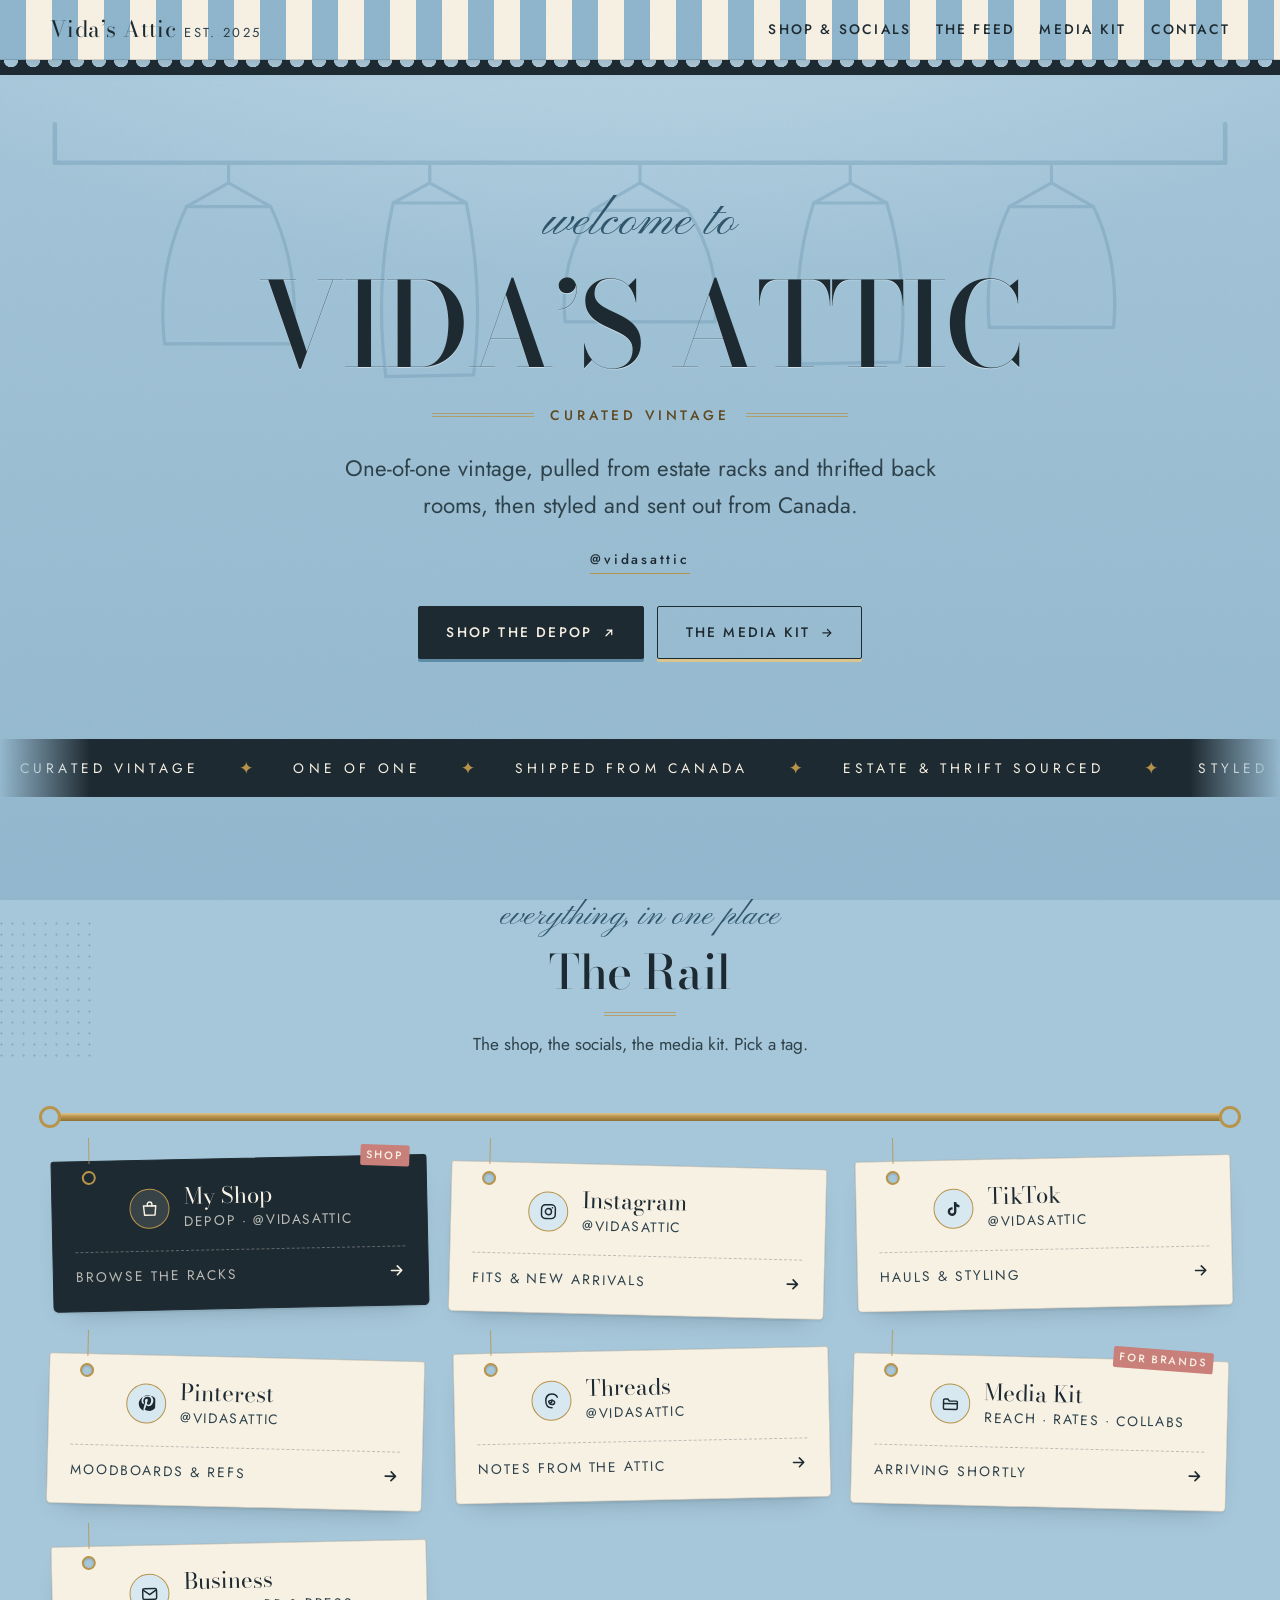
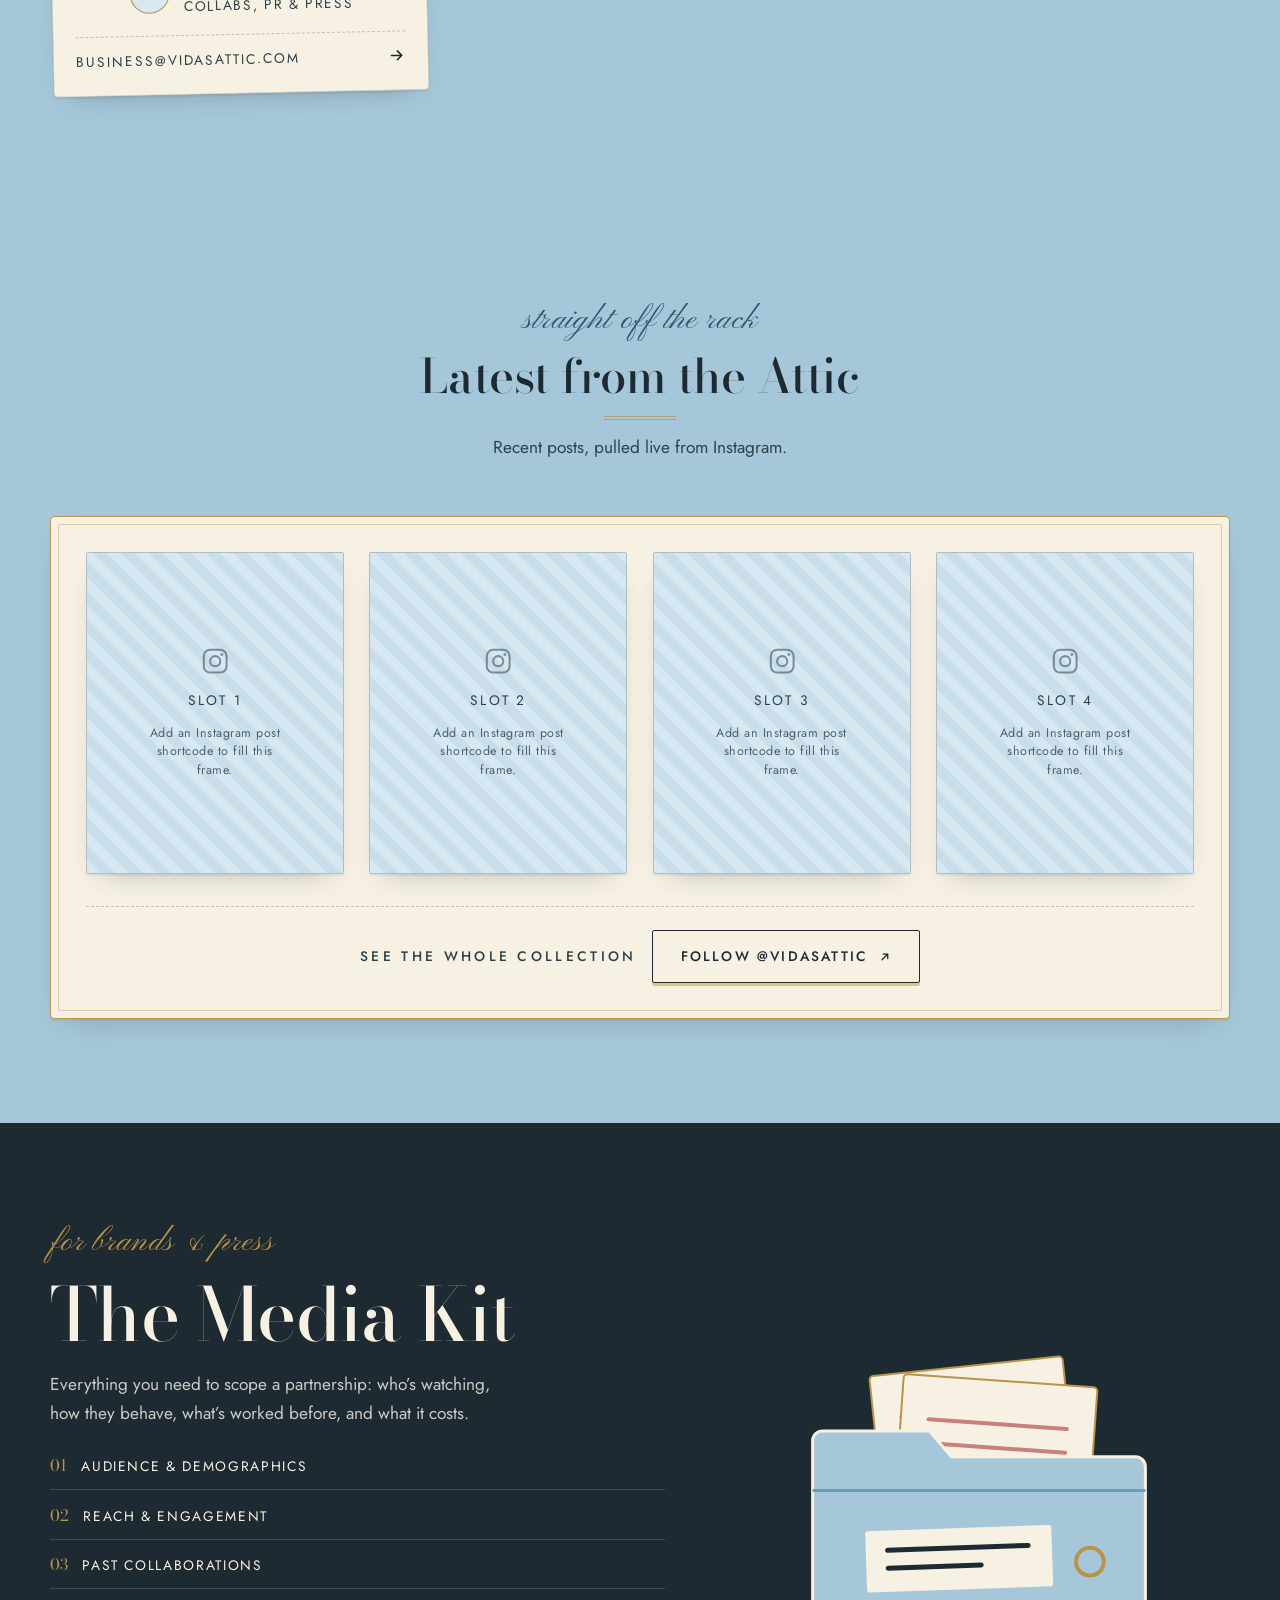
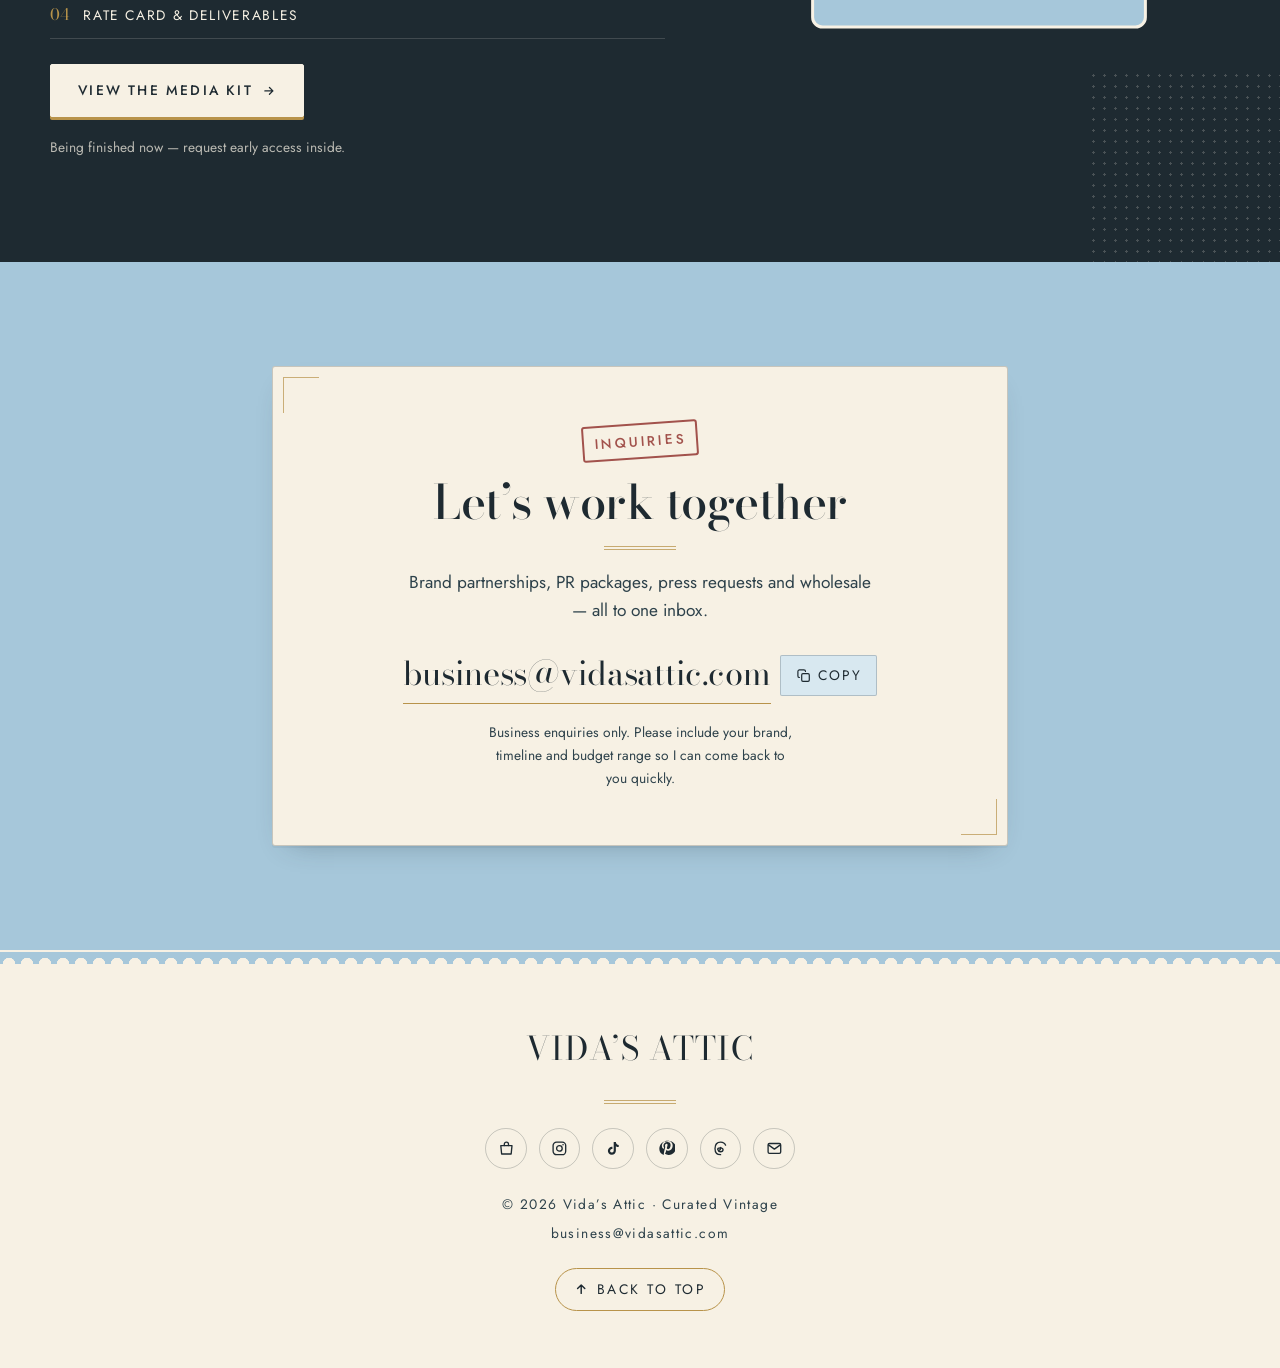
<file: index.html>
<!DOCTYPE html>
<html lang="en">
<head>
<meta charset="utf-8">
<meta name="viewport" content="width=device-width, initial-scale=1">
<title>Vida's Attic — Curated Vintage · @vidasattic</title>
<meta name="description" content="Vida's Attic — curated vintage clothing by @vidasattic. Shop the Depop, follow along on Instagram, TikTok & Pinterest, and request the media kit for collabs, PR and press.">
<meta name="theme-color" content="#a6c7da">
<link rel="canonical" href="https://vidasattic.com/">

<!-- Open Graph / Twitter -->
<meta property="og:type" content="website">
<meta property="og:site_name" content="Vida's Attic">
<meta property="og:title" content="Vida's Attic — Curated Vintage">
<meta property="og:description" content="Curated vintage clothing by @vidasattic. Shop, socials, and the media kit — all in one place.">
<meta property="og:url" content="https://vidasattic.com/">
<meta name="twitter:card" content="summary_large_image">
<meta name="twitter:title" content="Vida's Attic — Curated Vintage">
<meta name="twitter:description" content="Curated vintage clothing by @vidasattic. Shop, socials, and the media kit — all in one place.">
<!--
  OPTIONAL: add a share image once you have one (1200x630).
  Drop it at assets/img/og.jpg and uncomment these two lines:
  <meta property="og:image" content="https://vidasattic.com/assets/img/og.jpg">
  <meta name="twitter:image" content="https://vidasattic.com/assets/img/og.jpg">
-->

<!-- Favicon: inline SVG hang tag, no extra request -->
<link rel="icon" href="data:image/svg+xml,%3Csvg xmlns='http://www.w3.org/2000/svg' viewBox='0 0 32 32'%3E%3Crect width='32' height='32' rx='5' fill='%23a6c7da'/%3E%3Cpath d='M11 7h10a2 2 0 0 1 2 2v13.5a1.5 1.5 0 0 1-2.3 1.27l-5.7-3.6-5.7 3.6A1.5 1.5 0 0 1 7 22.5V9a2 2 0 0 1 2-2z' fill='%23f7f1e4' stroke='%231e2a31' stroke-width='1.4'/%3E%3Ccircle cx='16' cy='12' r='2.2' fill='none' stroke='%23b8934a' stroke-width='1.6'/%3E%3C/svg%3E">

<link rel="preconnect" href="https://fonts.googleapis.com">
<link rel="preconnect" href="https://fonts.gstatic.com" crossorigin>
<link href="https://fonts.googleapis.com/css2?family=Bodoni+Moda:opsz,wght@6..96,400;6..96,500;6..96,600&family=Jost:wght@300;400;500&family=Pinyon+Script&display=swap" rel="stylesheet">
<link rel="stylesheet" href="assets/css/styles.css">
</head>
<body>

<a class="skip-link" href="#main">Skip to content</a>
<div class="grain" aria-hidden="true"></div>

<!-- ============================================================ AWNING BAR -->
<header class="awning" id="awning">
  <div class="awning__canvas">
    <div class="shell awning__inner">
      <a class="awning__mark" href="#top">
        Vida&rsquo;s Attic <small>est. 2025</small>
      </a>
      <nav class="nav" aria-label="Primary">
        <a href="#rail">Shop &amp; Socials</a>
        <a href="#feed">The Feed</a>
        <a href="#media-kit">Media Kit</a>
        <a href="#inquiries">Contact</a>
      </nav>
    </div>
  </div>
  <div class="scallop" aria-hidden="true"></div>
</header>

<main id="main">

  <!-- ================================================================ HERO -->
  <section class="hero" id="top">

    <!-- Decorative clothes rail, parallaxes gently with the cursor -->
    <div class="hero__rail" aria-hidden="true" data-parallax="0.018">
      <svg viewBox="0 0 1400 420" fill="none" xmlns="http://www.w3.org/2000/svg">
        <!-- the rail -->
        <path d="M60 96h1280" stroke="#6e9bb5" stroke-width="5" stroke-linecap="round"/>
        <!-- end brackets -->
        <path d="M60 96V54M1340 96V54" stroke="#6e9bb5" stroke-width="5" stroke-linecap="round"/>
        <!-- hangers with garments -->
        <g stroke="#6e9bb5" stroke-width="3.5" stroke-linecap="round" stroke-linejoin="round">
          <path d="M250 96v22m0 0-46 26h92l-46-26"/>
          <path d="M204 144c-22 46-30 96-24 150h140c6-54-2-104-24-150"/>
          <path d="M470 96v22m0 0-40 22h80l-40-22"/>
          <path d="M430 140c-14 60-16 128-8 190l96-2c8-64 4-130-8-188"/>
          <path d="M700 96v22m0 0-52 30h104l-52-30"/>
          <path d="M648 148c-26 40-34 82-30 122h164c4-40-4-82-30-122"/>
          <path d="M930 96v22m0 0-40 22h80l-40-22"/>
          <path d="M890 140c-18 54-22 118-14 176l108-2c8-58 2-120-14-174"/>
          <path d="M1150 96v22m0 0-46 26h92l-46-26"/>
          <path d="M1104 144c-20 42-26 88-22 132h136c4-44-2-90-22-132"/>
        </g>
      </svg>
    </div>

    <!-- Dust motes get injected here by main.js -->
    <div class="motes" id="motes" aria-hidden="true"></div>

    <div class="shell hero__inner">
      <p class="script hero__welcome">welcome to</p>

      <h1 class="hero__wordmark" data-split>Vida&rsquo;s Attic</h1>

      <div class="hero__est">
        <span class="rule" aria-hidden="true"></span>
        <span>Curated Vintage</span>
        <span class="rule" aria-hidden="true"></span>
      </div>

      <p class="hero__bio">
        One-of-one vintage, pulled from estate racks and thrifted back rooms,
        then styled and sent out from Canada.
      </p>

      <a class="hero__handle" href="https://www.instagram.com/vidasattic/" target="_blank" rel="noopener">@vidasattic</a>

      <div class="hero__cta">
        <a class="btn" href="https://www.depop.com/vidasattic/" target="_blank" rel="noopener">
          Shop the Depop
          <svg viewBox="0 0 24 24" fill="none" stroke="currentColor" stroke-width="2.2" stroke-linecap="round" stroke-linejoin="round" aria-hidden="true"><path d="M7 17 17 7M9 7h8v8"/></svg>
        </a>
        <a class="btn btn--ghost" href="media-kit.html">
          The Media Kit
          <svg viewBox="0 0 24 24" fill="none" stroke="currentColor" stroke-width="2.2" stroke-linecap="round" stroke-linejoin="round" aria-hidden="true"><path d="M5 12h14M13 6l6 6-6 6"/></svg>
        </a>
      </div>
    </div>
  </section>

  <!-- ============================================================== TICKER -->
  <div class="ticker" aria-hidden="true">
    <div class="ticker__track">
      <!-- Two identical groups: the loop shifts by exactly one, so it is seamless -->
      <div class="ticker__group">
        <span>Curated Vintage</span><i>&#10022;</i>
        <span>One of One</span><i>&#10022;</i>
        <span>Shipped from Canada</span><i>&#10022;</i>
        <span>Estate &amp; Thrift Sourced</span><i>&#10022;</i>
        <span>Styled by Vida</span><i>&#10022;</i>
      </div>
      <div class="ticker__group">
        <span>Curated Vintage</span><i>&#10022;</i>
        <span>One of One</span><i>&#10022;</i>
        <span>Shipped from Canada</span><i>&#10022;</i>
        <span>Estate &amp; Thrift Sourced</span><i>&#10022;</i>
        <span>Styled by Vida</span><i>&#10022;</i>
      </div>
    </div>
  </div>

  <!-- =========================================================== THE RAIL -->
  <section class="section rail" id="rail" aria-labelledby="rail-title">
    <div class="halftone" style="inset: 12% auto auto -3rem; width: 9rem; height: 9rem;" aria-hidden="true"></div>

    <div class="shell">
      <div class="section__head" data-reveal>
        <p class="script">everything, in one place</p>
        <h2 class="section__title" id="rail-title">The Rail</h2>
        <div class="rule rule--short" aria-hidden="true"></div>
        <p class="section__lede">
          The shop, the socials, the media kit. Pick a tag.
        </p>
      </div>

      <div class="rail__bar" aria-hidden="true" data-reveal></div>

      <div class="tags">

        <a class="tag tag--feature" href="https://www.depop.com/vidasattic/" target="_blank" rel="noopener" data-reveal>
          <span class="tag__flag">Shop</span>
          <span class="tag__row">
            <span class="tag__icon" aria-hidden="true">
              <svg viewBox="0 0 24 24" fill="none" stroke="currentColor" stroke-width="1.9" stroke-linecap="round" stroke-linejoin="round"><path d="M4 8h16l-1.2 12H5.2L4 8Z"/><path d="M9 8V6a3 3 0 0 1 6 0v2"/></svg>
            </span>
            <span class="tag__text">
              <span class="tag__name">My Shop</span>
              <span class="tag__meta">Depop &middot; @vidasattic</span>
            </span>
          </span>
          <span class="tag__foot">
            Browse the racks
            <svg viewBox="0 0 24 24" fill="none" stroke="currentColor" stroke-width="2.2" stroke-linecap="round" stroke-linejoin="round" aria-hidden="true"><path d="M5 12h14M13 6l6 6-6 6"/></svg>
          </span>
        </a>

        <a class="tag" href="https://www.instagram.com/vidasattic/" target="_blank" rel="noopener" data-reveal>
          <span class="tag__row">
            <span class="tag__icon" aria-hidden="true">
              <svg viewBox="0 0 24 24" fill="none" stroke="currentColor" stroke-width="1.9" stroke-linecap="round" stroke-linejoin="round"><rect x="3" y="3" width="18" height="18" rx="5"/><circle cx="12" cy="12" r="4"/><circle cx="17.2" cy="6.8" r="1.1" fill="currentColor" stroke="none"/></svg>
            </span>
            <span class="tag__text">
              <span class="tag__name">Instagram</span>
              <span class="tag__meta">@vidasattic</span>
            </span>
          </span>
          <span class="tag__foot">
            Fits &amp; new arrivals
            <svg viewBox="0 0 24 24" fill="none" stroke="currentColor" stroke-width="2.2" stroke-linecap="round" stroke-linejoin="round" aria-hidden="true"><path d="M5 12h14M13 6l6 6-6 6"/></svg>
          </span>
        </a>

        <a class="tag" href="https://www.tiktok.com/@vidasattic" target="_blank" rel="noopener" data-reveal>
          <span class="tag__row">
            <span class="tag__icon" aria-hidden="true">
              <svg viewBox="0 0 24 24" fill="currentColor"><path d="M16.6 5.82A4.28 4.28 0 0 1 15.54 3h-3.1v12.4a2.59 2.59 0 1 1-1.84-2.48V9.75a5.72 5.72 0 1 0 4.94 5.66V8.9a7.3 7.3 0 0 0 4.06 1.23V7.05a4.28 4.28 0 0 1-3-1.23Z"/></svg>
            </span>
            <span class="tag__text">
              <span class="tag__name">TikTok</span>
              <span class="tag__meta">@vidasattic</span>
            </span>
          </span>
          <span class="tag__foot">
            Hauls &amp; styling
            <svg viewBox="0 0 24 24" fill="none" stroke="currentColor" stroke-width="2.2" stroke-linecap="round" stroke-linejoin="round" aria-hidden="true"><path d="M5 12h14M13 6l6 6-6 6"/></svg>
          </span>
        </a>

        <a class="tag" href="https://www.pinterest.com/vidasattic/" target="_blank" rel="noopener" data-reveal>
          <span class="tag__row">
            <span class="tag__icon" aria-hidden="true">
              <svg viewBox="0 0 24 24" fill="currentColor"><path d="M12 2a10 10 0 0 0-3.65 19.31c-.17-1.1-.03-2.43.23-3.6.28-1.22 1.8-7.63 1.8-7.63a4.3 4.3 0 0 1-.35-1.75c0-1.65.96-2.88 2.15-2.88 1.01 0 1.5.76 1.5 1.67 0 1.02-.65 2.54-.98 3.95-.28 1.19.6 2.16 1.77 2.16 2.12 0 3.55-2.73 3.55-5.96 0-2.46-1.66-4.3-4.67-4.3-3.42 0-5.55 2.55-5.55 5.4 0 .98.29 1.68.74 2.22.21.25.24.35.16.63-.05.2-.18.72-.23.92-.08.29-.31.4-.58.29-1.6-.65-2.34-2.4-2.34-4.37 0-3.25 2.74-7.14 8.17-7.14 4.37 0 7.24 3.16 7.24 6.55 0 4.48-2.49 7.83-6.16 7.83-1.23 0-2.39-.67-2.79-1.42l-.75 2.98c-.27 1-.8 2-1.28 2.79A10 10 0 1 0 12 2Z"/></svg>
            </span>
            <span class="tag__text">
              <span class="tag__name">Pinterest</span>
              <span class="tag__meta">@vidasattic</span>
            </span>
          </span>
          <span class="tag__foot">
            Moodboards &amp; refs
            <svg viewBox="0 0 24 24" fill="none" stroke="currentColor" stroke-width="2.2" stroke-linecap="round" stroke-linejoin="round" aria-hidden="true"><path d="M5 12h14M13 6l6 6-6 6"/></svg>
          </span>
        </a>

        <a class="tag" href="https://www.threads.com/@vidasattic" target="_blank" rel="noopener" data-reveal>
          <span class="tag__row">
            <span class="tag__icon" aria-hidden="true">
              <svg viewBox="0 0 24 24" fill="none" stroke="currentColor" stroke-width="1.9" stroke-linecap="round" stroke-linejoin="round"><path d="M12.3 21c-4.9 0-8-3.3-8-9s3.2-9 8-9c3.6 0 6.1 1.7 7.1 4.4"/><path d="M8.6 14.4c.4 1.5 1.8 2.4 3.6 2.4 2.2 0 3.6-1.2 3.6-2.7 0-1.9-1.9-2.8-4.3-2.8-2 0-3.4.8-3.4 2 0 .9.7 1.5 1.7 1.5 1.7 0 2.7-1.6 2.7-4.3"/></svg>
            </span>
            <span class="tag__text">
              <span class="tag__name">Threads</span>
              <span class="tag__meta">@vidasattic</span>
            </span>
          </span>
          <span class="tag__foot">
            Notes from the attic
            <svg viewBox="0 0 24 24" fill="none" stroke="currentColor" stroke-width="2.2" stroke-linecap="round" stroke-linejoin="round" aria-hidden="true"><path d="M5 12h14M13 6l6 6-6 6"/></svg>
          </span>
        </a>

        <a class="tag" href="media-kit.html" data-reveal>
          <span class="tag__flag">For brands</span>
          <span class="tag__row">
            <span class="tag__icon" aria-hidden="true">
              <svg viewBox="0 0 24 24" fill="none" stroke="currentColor" stroke-width="1.9" stroke-linecap="round" stroke-linejoin="round"><path d="M3 7.5A1.5 1.5 0 0 1 4.5 6h4l2 2.5h9A1.5 1.5 0 0 1 21 10v8a1.5 1.5 0 0 1-1.5 1.5h-15A1.5 1.5 0 0 1 3 18V7.5Z"/><path d="M3 12h18"/></svg>
            </span>
            <span class="tag__text">
              <span class="tag__name">Media Kit</span>
              <span class="tag__meta">Reach &middot; rates &middot; collabs</span>
            </span>
          </span>
          <span class="tag__foot">
            Arriving shortly
            <svg viewBox="0 0 24 24" fill="none" stroke="currentColor" stroke-width="2.2" stroke-linecap="round" stroke-linejoin="round" aria-hidden="true"><path d="M5 12h14M13 6l6 6-6 6"/></svg>
          </span>
        </a>

        <a class="tag" href="mailto:business@vidasattic.com" data-reveal>
          <span class="tag__row">
            <span class="tag__icon" aria-hidden="true">
              <svg viewBox="0 0 24 24" fill="none" stroke="currentColor" stroke-width="1.9" stroke-linecap="round" stroke-linejoin="round"><rect x="3" y="5" width="18" height="14" rx="2"/><path d="m3.5 7 8.5 6 8.5-6"/></svg>
            </span>
            <span class="tag__text">
              <span class="tag__name">Business</span>
              <span class="tag__meta">Collabs, PR &amp; press</span>
            </span>
          </span>
          <span class="tag__foot">
            business@vidasattic.com
            <svg viewBox="0 0 24 24" fill="none" stroke="currentColor" stroke-width="2.2" stroke-linecap="round" stroke-linejoin="round" aria-hidden="true"><path d="M5 12h14M13 6l6 6-6 6"/></svg>
          </span>
        </a>

      </div>
    </div>
  </section>

  <!-- ============================================== INSTAGRAM DISPLAY CASE -->
  <section class="section" id="feed" aria-labelledby="feed-title">
    <div class="shell">
      <div class="section__head" data-reveal>
        <p class="script">straight off the rack</p>
        <h2 class="section__title" id="feed-title">Latest from the Attic</h2>
        <div class="rule rule--short" aria-hidden="true"></div>
        <p class="section__lede">
          Recent posts, pulled live from Instagram.
        </p>
      </div>

      <div class="case" data-reveal>
        <div class="case__grid">

          <!--
            ==============================================================
              INSTAGRAM SLOTS - how to fill these in
              (nothing else on the page needs to change)

              1. Open a post on instagram.com. The URL looks like:
                     https://www.instagram.com/p/DAbc123XyZ/
                                shortcode is ----^^^^^^^^^^
                 Reels work too: /reel/DAbc123XyZ/ -> same shortcode.
              2. Paste it between the quotes in data-shortcode="".
              3. Save. Done.

              Leave a slot empty and it stays a styled placeholder tile
              rather than breaking the layout.
              Want more than four? Copy a whole <div class="frame"> block.
            ==============================================================
          -->

          <!-- SLOT 1 - PASTE SHORTCODE HERE -->
          <div class="frame" data-ig data-shortcode="">
            <div class="frame__placeholder">
              <svg viewBox="0 0 24 24" fill="none" stroke="currentColor" stroke-width="1.6" stroke-linecap="round" stroke-linejoin="round" aria-hidden="true"><rect x="3" y="3" width="18" height="18" rx="5"/><circle cx="12" cy="12" r="4"/><circle cx="17.2" cy="6.8" r="1.1" fill="currentColor" stroke="none"/></svg>
              <span>Slot 1</span>
              <em>Add an Instagram post shortcode to fill this frame.</em>
            </div>
          </div>

          <!-- SLOT 2 - PASTE SHORTCODE HERE -->
          <div class="frame" data-ig data-shortcode="">
            <div class="frame__placeholder">
              <svg viewBox="0 0 24 24" fill="none" stroke="currentColor" stroke-width="1.6" stroke-linecap="round" stroke-linejoin="round" aria-hidden="true"><rect x="3" y="3" width="18" height="18" rx="5"/><circle cx="12" cy="12" r="4"/><circle cx="17.2" cy="6.8" r="1.1" fill="currentColor" stroke="none"/></svg>
              <span>Slot 2</span>
              <em>Add an Instagram post shortcode to fill this frame.</em>
            </div>
          </div>

          <!-- SLOT 3 - PASTE SHORTCODE HERE -->
          <div class="frame" data-ig data-shortcode="">
            <div class="frame__placeholder">
              <svg viewBox="0 0 24 24" fill="none" stroke="currentColor" stroke-width="1.6" stroke-linecap="round" stroke-linejoin="round" aria-hidden="true"><rect x="3" y="3" width="18" height="18" rx="5"/><circle cx="12" cy="12" r="4"/><circle cx="17.2" cy="6.8" r="1.1" fill="currentColor" stroke="none"/></svg>
              <span>Slot 3</span>
              <em>Add an Instagram post shortcode to fill this frame.</em>
            </div>
          </div>

          <!-- SLOT 4 - PASTE SHORTCODE HERE -->
          <div class="frame" data-ig data-shortcode="">
            <div class="frame__placeholder">
              <svg viewBox="0 0 24 24" fill="none" stroke="currentColor" stroke-width="1.6" stroke-linecap="round" stroke-linejoin="round" aria-hidden="true"><rect x="3" y="3" width="18" height="18" rx="5"/><circle cx="12" cy="12" r="4"/><circle cx="17.2" cy="6.8" r="1.1" fill="currentColor" stroke="none"/></svg>
              <span>Slot 4</span>
              <em>Add an Instagram post shortcode to fill this frame.</em>
            </div>
          </div>

        </div>

        <div class="case__foot">
          <p class="label">See the whole collection</p>
          <a class="btn btn--ghost" href="https://www.instagram.com/vidasattic/" target="_blank" rel="noopener">
            Follow @vidasattic
            <svg viewBox="0 0 24 24" fill="none" stroke="currentColor" stroke-width="2.2" stroke-linecap="round" stroke-linejoin="round" aria-hidden="true"><path d="M7 17 17 7M9 7h8v8"/></svg>
          </a>
        </div>
      </div>
    </div>
  </section>

  <!-- ================================================= MEDIA KIT SPOTLIGHT -->
  <section class="section kit" id="media-kit" aria-labelledby="kit-title">
    <div class="halftone" style="inset: auto -2rem -2rem auto; width: 14rem; height: 14rem;" aria-hidden="true"></div>

    <div class="shell kit__grid">
      <div class="kit__body" data-reveal>
        <p class="script">for brands &amp; press</p>
        <h2 class="kit__title" id="kit-title">The Media Kit</h2>
        <p class="kit__lede">
          Everything you need to scope a partnership: who&rsquo;s watching,
          how they behave, what&rsquo;s worked before, and what it costs.
        </p>

        <ul class="kit__list">
          <li><b>01</b> Audience &amp; demographics</li>
          <li><b>02</b> Reach &amp; engagement</li>
          <li><b>03</b> Past collaborations</li>
          <li><b>04</b> Rate card &amp; deliverables</li>
        </ul>

        <a class="btn" href="media-kit.html">
          View the media kit
          <svg viewBox="0 0 24 24" fill="none" stroke="currentColor" stroke-width="2.2" stroke-linecap="round" stroke-linejoin="round" aria-hidden="true"><path d="M5 12h14M13 6l6 6-6 6"/></svg>
        </a>
        <p class="kit__note">Being finished now &mdash; request early access inside.</p>
      </div>

      <!-- Portfolio folder illustration -->
      <div class="kit__folder" data-reveal aria-hidden="true">
        <svg viewBox="0 0 420 340" fill="none" xmlns="http://www.w3.org/2000/svg">
          <!-- sheets peeking out of the folder -->
          <g transform="rotate(-6 210 170)">
            <rect x="112" y="42" width="196" height="240" rx="4" fill="#f7f1e4" stroke="#b8934a" stroke-width="2"/>
            <path d="M140 86h140M140 110h140M140 134h96" stroke="#6e9bb5" stroke-width="4" stroke-linecap="round"/>
            <rect x="140" y="164" width="60" height="60" rx="3" fill="#a6c7da"/>
            <path d="M216 176h64M216 198h64M216 220h40" stroke="#a6c7da" stroke-width="4" stroke-linecap="round"/>
          </g>
          <g transform="rotate(4 210 170)">
            <rect x="126" y="56" width="196" height="240" rx="4" fill="#f7f1e4" stroke="#b8934a" stroke-width="2"/>
            <path d="M154 100h140M154 124h140M154 148h96" stroke="#c97f7a" stroke-width="4" stroke-linecap="round"/>
            <circle cx="188" cy="212" r="34" fill="none" stroke="#a6c7da" stroke-width="8"/>
            <path d="M188 178a34 34 0 0 1 30 50" stroke="#b8934a" stroke-width="8" stroke-linecap="round"/>
            <path d="M240 196h56M240 218h56M240 240h34" stroke="#a6c7da" stroke-width="4" stroke-linecap="round"/>
          </g>
          <!-- the folder itself -->
          <path d="M52 108h108l22 26h186a10 10 0 0 1 10 10v152a10 10 0 0 1-10 10H52a10 10 0 0 1-10-10V118a10 10 0 0 1 10-10Z" fill="#a6c7da" stroke="#f7f1e4" stroke-width="3"/>
          <path d="M42 168h336" stroke="#6e9bb5" stroke-width="3"/>
          <!-- label on the folder -->
          <rect x="96" y="206" width="188" height="62" rx="3" fill="#f7f1e4" transform="rotate(-2 190 237)"/>
          <path d="M118 226h142M118 244h94" stroke="#1e2a31" stroke-width="5" stroke-linecap="round" transform="rotate(-2 190 237)"/>
          <!-- brass clasp -->
          <circle cx="322" cy="240" r="14" fill="none" stroke="#b8934a" stroke-width="4"/>
        </svg>
      </div>
    </div>
  </section>

  <!-- ========================================================== INQUIRIES -->
  <section class="section inquiries" id="inquiries" aria-labelledby="inq-title">
    <div class="shell">
      <div class="card inquiries__card" data-reveal>
        <div class="inquiries__inner">
          <span class="stamp">Inquiries</span>
          <h2 class="section__title" id="inq-title">Let&rsquo;s work together</h2>
          <div class="rule rule--short" aria-hidden="true"></div>
          <p class="section__lede">
            Brand partnerships, PR packages, press requests and wholesale &mdash;
            all to one inbox.
          </p>

          <div class="mail">
            <a class="mail__addr" href="mailto:business@vidasattic.com">business@vidasattic.com</a>
            <button class="copy" type="button" data-copy="business@vidasattic.com">
              <svg viewBox="0 0 24 24" fill="none" stroke="currentColor" stroke-width="1.9" stroke-linecap="round" stroke-linejoin="round" aria-hidden="true"><rect x="9" y="9" width="12" height="12" rx="2"/><path d="M15 5.5A2.5 2.5 0 0 0 12.5 3h-7A2.5 2.5 0 0 0 3 5.5v7A2.5 2.5 0 0 0 5.5 15"/></svg>
              Copy
              <span class="copy__stamp" aria-hidden="true">Copied!</span>
            </button>
          </div>

          <p class="inquiries__fine">
            Business enquiries only. Please include your brand, timeline and
            budget range so I can come back to you quickly.
          </p>
        </div>
      </div>
    </div>
  </section>

</main>

<!-- ================================================================ FOOTER -->
<footer class="footer">
  <div class="footer__tear" aria-hidden="true"></div>
  <div class="shell footer__inner">
    <p class="footer__mark">Vida&rsquo;s Attic</p>
    <div class="rule rule--short" aria-hidden="true"></div>

    <nav class="footer__socials" aria-label="Social links">
      <a href="https://www.depop.com/vidasattic/" target="_blank" rel="noopener" aria-label="Depop">
        <svg viewBox="0 0 24 24" fill="none" stroke="currentColor" stroke-width="1.9" stroke-linecap="round" stroke-linejoin="round" aria-hidden="true"><path d="M4 8h16l-1.2 12H5.2L4 8Z"/><path d="M9 8V6a3 3 0 0 1 6 0v2"/></svg>
      </a>
      <a href="https://www.instagram.com/vidasattic/" target="_blank" rel="noopener" aria-label="Instagram">
        <svg viewBox="0 0 24 24" fill="none" stroke="currentColor" stroke-width="1.9" stroke-linecap="round" stroke-linejoin="round" aria-hidden="true"><rect x="3" y="3" width="18" height="18" rx="5"/><circle cx="12" cy="12" r="4"/><circle cx="17.2" cy="6.8" r="1.1" fill="currentColor" stroke="none"/></svg>
      </a>
      <a href="https://www.tiktok.com/@vidasattic" target="_blank" rel="noopener" aria-label="TikTok">
        <svg viewBox="0 0 24 24" fill="currentColor" aria-hidden="true"><path d="M16.6 5.82A4.28 4.28 0 0 1 15.54 3h-3.1v12.4a2.59 2.59 0 1 1-1.84-2.48V9.75a5.72 5.72 0 1 0 4.94 5.66V8.9a7.3 7.3 0 0 0 4.06 1.23V7.05a4.28 4.28 0 0 1-3-1.23Z"/></svg>
      </a>
      <a href="https://www.pinterest.com/vidasattic/" target="_blank" rel="noopener" aria-label="Pinterest">
        <svg viewBox="0 0 24 24" fill="currentColor" aria-hidden="true"><path d="M12 2a10 10 0 0 0-3.65 19.31c-.17-1.1-.03-2.43.23-3.6.28-1.22 1.8-7.63 1.8-7.63a4.3 4.3 0 0 1-.35-1.75c0-1.65.96-2.88 2.15-2.88 1.01 0 1.5.76 1.5 1.67 0 1.02-.65 2.54-.98 3.95-.28 1.19.6 2.16 1.77 2.16 2.12 0 3.55-2.73 3.55-5.96 0-2.46-1.66-4.3-4.67-4.3-3.42 0-5.55 2.55-5.55 5.4 0 .98.29 1.68.74 2.22.21.25.24.35.16.63-.05.2-.18.72-.23.92-.08.29-.31.4-.58.29-1.6-.65-2.34-2.4-2.34-4.37 0-3.25 2.74-7.14 8.17-7.14 4.37 0 7.24 3.16 7.24 6.55 0 4.48-2.49 7.83-6.16 7.83-1.23 0-2.39-.67-2.79-1.42l-.75 2.98c-.27 1-.8 2-1.28 2.79A10 10 0 1 0 12 2Z"/></svg>
      </a>
      <a href="https://www.threads.com/@vidasattic" target="_blank" rel="noopener" aria-label="Threads">
        <svg viewBox="0 0 24 24" fill="none" stroke="currentColor" stroke-width="1.9" stroke-linecap="round" stroke-linejoin="round" aria-hidden="true"><path d="M12.3 21c-4.9 0-8-3.3-8-9s3.2-9 8-9c3.6 0 6.1 1.7 7.1 4.4"/><path d="M8.6 14.4c.4 1.5 1.8 2.4 3.6 2.4 2.2 0 3.6-1.2 3.6-2.7 0-1.9-1.9-2.8-4.3-2.8-2 0-3.4.8-3.4 2 0 .9.7 1.5 1.7 1.5 1.7 0 2.7-1.6 2.7-4.3"/></svg>
      </a>
      <a href="mailto:business@vidasattic.com" aria-label="Email business@vidasattic.com">
        <svg viewBox="0 0 24 24" fill="none" stroke="currentColor" stroke-width="1.9" stroke-linecap="round" stroke-linejoin="round" aria-hidden="true"><rect x="3" y="5" width="18" height="14" rx="2"/><path d="m3.5 7 8.5 6 8.5-6"/></svg>
      </a>
    </nav>

    <div class="footer__meta">
      <span>&copy; <span id="year">2026</span> Vida&rsquo;s Attic &middot; Curated Vintage</span>
      <span>business@vidasattic.com</span>
    </div>

    <a class="to-top" href="#top">
      <svg viewBox="0 0 24 24" fill="none" stroke="currentColor" stroke-width="2.4" stroke-linecap="round" stroke-linejoin="round" aria-hidden="true"><path d="M12 19V5M6 11l6-6 6 6"/></svg>
      Back to top
    </a>
  </div>
</footer>

<script src="assets/js/main.js" defer></script>
</body>
</html>
</file>
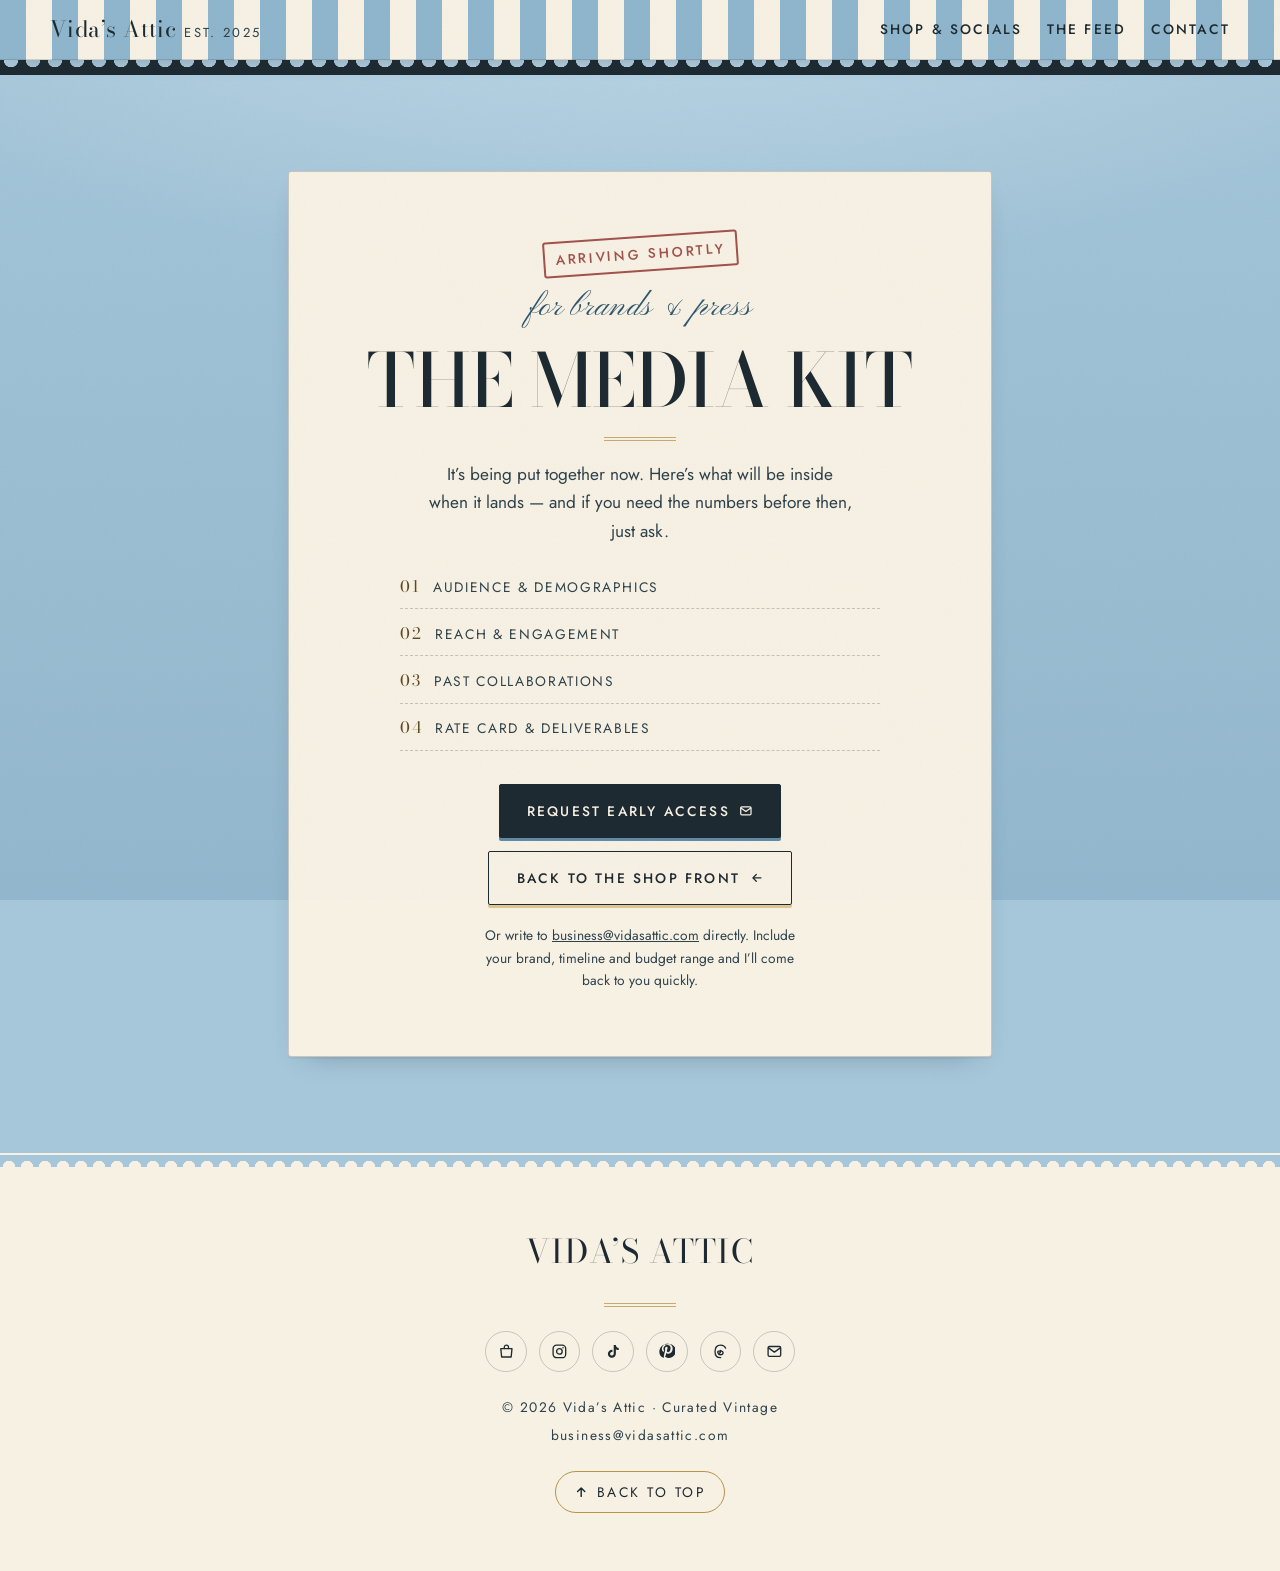
<file: media-kit.html>
<!DOCTYPE html>
<html lang="en">
<head>
<meta charset="utf-8">
<meta name="viewport" content="width=device-width, initial-scale=1">
<title>The Media Kit — Vida's Attic</title>
<meta name="description" content="The Vida's Attic media kit: audience, reach, past collaborations and rate card. Arriving shortly — request early access at business@vidasattic.com.">
<meta name="theme-color" content="#a6c7da">
<link rel="canonical" href="https://vidasattic.com/media-kit.html">

<!-- Not indexed while it's still a placeholder. Remove this line when the
     real kit goes live so brands can find it in search. -->
<meta name="robots" content="noindex, follow">

<meta property="og:type" content="website">
<meta property="og:site_name" content="Vida's Attic">
<meta property="og:title" content="The Media Kit — Vida's Attic">
<meta property="og:description" content="Audience, reach, past collaborations and rate card. Arriving shortly.">
<meta property="og:url" content="https://vidasattic.com/media-kit.html">
<meta name="twitter:card" content="summary_large_image">

<link rel="icon" href="data:image/svg+xml,%3Csvg xmlns='http://www.w3.org/2000/svg' viewBox='0 0 32 32'%3E%3Crect width='32' height='32' rx='5' fill='%23a6c7da'/%3E%3Cpath d='M11 7h10a2 2 0 0 1 2 2v13.5a1.5 1.5 0 0 1-2.3 1.27l-5.7-3.6-5.7 3.6A1.5 1.5 0 0 1 7 22.5V9a2 2 0 0 1 2-2z' fill='%23f7f1e4' stroke='%231e2a31' stroke-width='1.4'/%3E%3Ccircle cx='16' cy='12' r='2.2' fill='none' stroke='%23b8934a' stroke-width='1.6'/%3E%3C/svg%3E">

<link rel="preconnect" href="https://fonts.googleapis.com">
<link rel="preconnect" href="https://fonts.gstatic.com" crossorigin>
<link href="https://fonts.googleapis.com/css2?family=Bodoni+Moda:opsz,wght@6..96,400;6..96,500;6..96,600&family=Jost:wght@300;400;500&family=Pinyon+Script&display=swap" rel="stylesheet">
<link rel="stylesheet" href="assets/css/styles.css">
</head>
<body class="page-kit">

<!--
  ==========================================================================
    WHEN THE REAL MEDIA KIT IS READY

    Option A - you have a PDF
      1. Put the file at  assets/media-kit.pdf
      2. In the .soon__cta block below, swap the "Request early access"
         button for:
             <a class="btn" href="assets/media-kit.pdf" target="_blank"
                rel="noopener">Download the media kit (PDF)</a>
      3. Delete the <meta name="robots" content="noindex, follow"> line above
         so brands can find this page in search.

    Option B - it lives somewhere else (Notion, Canva, Google Drive)
      Point that same button at the share URL instead. Nothing else changes.

    Option C - you want the kit ON this page rather than as a download
      Replace the whole <div class="soon"> block with your own sections.
      The stylesheet already has .card, .section__head, .kit__list and
      .stamp ready to reuse, so it will match the homepage automatically.
  ==========================================================================
-->

<a class="skip-link" href="#main">Skip to content</a>
<div class="grain" aria-hidden="true"></div>

<!-- ============================================================ AWNING BAR -->
<header class="awning" id="awning">
  <div class="awning__canvas">
    <div class="shell awning__inner">
      <a class="awning__mark" href="index.html">
        Vida&rsquo;s Attic <small>est. 2025</small>
      </a>
      <nav class="nav" aria-label="Primary">
        <a href="index.html#rail">Shop &amp; Socials</a>
        <a href="index.html#feed">The Feed</a>
        <a href="index.html#inquiries">Contact</a>
      </nav>
    </div>
  </div>
  <div class="scallop" aria-hidden="true"></div>
</header>

<main id="main">
  <div class="shell">
    <div class="card soon">
      <div class="soon__inner">

        <span class="stamp">Arriving shortly</span>

        <p class="script" style="font-size: var(--step-2);">for brands &amp; press</p>
        <h1 class="soon__title">The Media Kit</h1>
        <div class="rule rule--short" aria-hidden="true"></div>

        <p class="soon__lede">
          It&rsquo;s being put together now. Here&rsquo;s what will be inside
          when it lands &mdash; and if you need the numbers before then, just ask.
        </p>

        <ul class="soon__list">
          <li><b>01</b> Audience &amp; demographics</li>
          <li><b>02</b> Reach &amp; engagement</li>
          <li><b>03</b> Past collaborations</li>
          <li><b>04</b> Rate card &amp; deliverables</li>
        </ul>

        <div class="soon__cta">
          <a class="btn" href="mailto:business@vidasattic.com?subject=Media%20kit%20request%20%E2%80%94%20Vida's%20Attic&amp;body=Hi%20Vida%2C%0A%0AI'd%20love%20a%20copy%20of%20your%20media%20kit.%0A%0ABrand%3A%20%0ACampaign%20%2F%20timeline%3A%20%0ABudget%20range%3A%20%0A%0AThanks%21">
            Request early access
            <svg viewBox="0 0 24 24" fill="none" stroke="currentColor" stroke-width="2.2" stroke-linecap="round" stroke-linejoin="round" aria-hidden="true"><rect x="3" y="5" width="18" height="14" rx="2"/><path d="m3.5 7 8.5 6 8.5-6"/></svg>
          </a>
          <a class="btn btn--ghost" href="index.html">
            Back to the shop front
            <svg viewBox="0 0 24 24" fill="none" stroke="currentColor" stroke-width="2.2" stroke-linecap="round" stroke-linejoin="round" aria-hidden="true"><path d="M19 12H5M11 18l-6-6 6-6"/></svg>
          </a>
        </div>

        <p class="inquiries__fine">
          Or write to
          <a href="mailto:business@vidasattic.com" style="color: inherit;">business@vidasattic.com</a>
          directly. Include your brand, timeline and budget range and I&rsquo;ll come
          back to you quickly.
        </p>

      </div>
    </div>
  </div>
</main>

<!-- ================================================================ FOOTER -->
<footer class="footer">
  <div class="footer__tear" aria-hidden="true"></div>
  <div class="shell footer__inner">
    <p class="footer__mark">Vida&rsquo;s Attic</p>
    <div class="rule rule--short" aria-hidden="true"></div>

    <nav class="footer__socials" aria-label="Social links">
      <a href="https://www.depop.com/vidasattic/" target="_blank" rel="noopener" aria-label="Depop">
        <svg viewBox="0 0 24 24" fill="none" stroke="currentColor" stroke-width="1.9" stroke-linecap="round" stroke-linejoin="round" aria-hidden="true"><path d="M4 8h16l-1.2 12H5.2L4 8Z"/><path d="M9 8V6a3 3 0 0 1 6 0v2"/></svg>
      </a>
      <a href="https://www.instagram.com/vidasattic/" target="_blank" rel="noopener" aria-label="Instagram">
        <svg viewBox="0 0 24 24" fill="none" stroke="currentColor" stroke-width="1.9" stroke-linecap="round" stroke-linejoin="round" aria-hidden="true"><rect x="3" y="3" width="18" height="18" rx="5"/><circle cx="12" cy="12" r="4"/><circle cx="17.2" cy="6.8" r="1.1" fill="currentColor" stroke="none"/></svg>
      </a>
      <a href="https://www.tiktok.com/@vidasattic" target="_blank" rel="noopener" aria-label="TikTok">
        <svg viewBox="0 0 24 24" fill="currentColor" aria-hidden="true"><path d="M16.6 5.82A4.28 4.28 0 0 1 15.54 3h-3.1v12.4a2.59 2.59 0 1 1-1.84-2.48V9.75a5.72 5.72 0 1 0 4.94 5.66V8.9a7.3 7.3 0 0 0 4.06 1.23V7.05a4.28 4.28 0 0 1-3-1.23Z"/></svg>
      </a>
      <a href="https://www.pinterest.com/vidasattic/" target="_blank" rel="noopener" aria-label="Pinterest">
        <svg viewBox="0 0 24 24" fill="currentColor" aria-hidden="true"><path d="M12 2a10 10 0 0 0-3.65 19.31c-.17-1.1-.03-2.43.23-3.6.28-1.22 1.8-7.63 1.8-7.63a4.3 4.3 0 0 1-.35-1.75c0-1.65.96-2.88 2.15-2.88 1.01 0 1.5.76 1.5 1.67 0 1.02-.65 2.54-.98 3.95-.28 1.19.6 2.16 1.77 2.16 2.12 0 3.55-2.73 3.55-5.96 0-2.46-1.66-4.3-4.67-4.3-3.42 0-5.55 2.55-5.55 5.4 0 .98.29 1.68.74 2.22.21.25.24.35.16.63-.05.2-.18.72-.23.92-.08.29-.31.4-.58.29-1.6-.65-2.34-2.4-2.34-4.37 0-3.25 2.74-7.14 8.17-7.14 4.37 0 7.24 3.16 7.24 6.55 0 4.48-2.49 7.83-6.16 7.83-1.23 0-2.39-.67-2.79-1.42l-.75 2.98c-.27 1-.8 2-1.28 2.79A10 10 0 1 0 12 2Z"/></svg>
      </a>
      <a href="https://www.threads.com/@vidasattic" target="_blank" rel="noopener" aria-label="Threads">
        <svg viewBox="0 0 24 24" fill="none" stroke="currentColor" stroke-width="1.9" stroke-linecap="round" stroke-linejoin="round" aria-hidden="true"><path d="M12.3 21c-4.9 0-8-3.3-8-9s3.2-9 8-9c3.6 0 6.1 1.7 7.1 4.4"/><path d="M8.6 14.4c.4 1.5 1.8 2.4 3.6 2.4 2.2 0 3.6-1.2 3.6-2.7 0-1.9-1.9-2.8-4.3-2.8-2 0-3.4.8-3.4 2 0 .9.7 1.5 1.7 1.5 1.7 0 2.7-1.6 2.7-4.3"/></svg>
      </a>
      <a href="mailto:business@vidasattic.com" aria-label="Email business@vidasattic.com">
        <svg viewBox="0 0 24 24" fill="none" stroke="currentColor" stroke-width="1.9" stroke-linecap="round" stroke-linejoin="round" aria-hidden="true"><rect x="3" y="5" width="18" height="14" rx="2"/><path d="m3.5 7 8.5 6 8.5-6"/></svg>
      </a>
    </nav>

    <div class="footer__meta">
      <span>&copy; <span id="year">2026</span> Vida&rsquo;s Attic &middot; Curated Vintage</span>
      <span>business@vidasattic.com</span>
    </div>

    <a class="to-top" href="#main">
      <svg viewBox="0 0 24 24" fill="none" stroke="currentColor" stroke-width="2.4" stroke-linecap="round" stroke-linejoin="round" aria-hidden="true"><path d="M12 19V5M6 11l6-6 6 6"/></svg>
      Back to top
    </a>
  </div>
</footer>

<script src="assets/js/main.js" defer></script>
</body>
</html>
</file>
<file: assets/css/styles.css>
/* ==========================================================================
   VIDA'S ATTIC — "Powder Blue Haberdashery"
   Design system + components. Plain CSS, no build step.

   Contents
     01. Tokens
     02. Reset & base
     03. Texture kit (grain, stripes, scallops, rules, stamps)
     04. Layout primitives
     05. Awning bar + nav
     06. Hero
     07. Ticker
     08. The Rail (hang-tag links)
     09. Instagram display case
     10. Media kit spotlight
     11. Inquiries
     12. Footer
     13. Media kit page
     14. Motion & reveals
     15. Responsive
     16. Reduced motion / print
   ========================================================================== */

/* ---------------------------------------------------------------- 01. Tokens */

:root {
  /* Palette — vintage baby blue core.
     Saturated rather than pastel: the cream cards need to read as objects
     sitting on the blue, not blend into it. */
  --sky-wash: #a6c7da;
  --powder: #8fb6cd;
  --powder-deep: #5e8ca6;
  --porcelain: #f7f1e4;
  --ink: #1e2a31;
  --ink-soft: #2e424b;
  --brass: #b8934a;
  --rose-tag: #c97f7a;
  --sage: #8a9c7e;

  /* Text-safe variants. --brass / --rose-tag / --sage are bright enough for
     hairlines, eyelets and borders but fail contrast as type, so anything
     rendered as words uses these instead. All ≥4.5:1 on both blue and cream;
     the script sits ≥3:1 everywhere and is only ever used at large sizes. */
  --script-ink: #2f566d;
  --brass-text: #5f4820;
  --rose-text: #a2524c;
  --sage-text: #5f7154;

  /* Derived */
  --sky-deep: #93b8ce; /* foot of the page gradient */
  --sky-glow: #c2dae8; /* soft light from the top, like an attic window */
  --powder-pale: #d8e8f0;
  --brass-pale: #dcc68f;
  --brass-dark: #8e6f35;
  --ink-hairline: rgba(30, 42, 49, 0.22);
  --shadow-soft: 0 2px 0 rgba(43, 58, 66, 0.06), 0 12px 28px -18px rgba(43, 58, 66, 0.45);
  --shadow-lift: 0 3px 0 rgba(43, 58, 66, 0.08), 0 22px 44px -22px rgba(43, 58, 66, 0.5);

  /* Type */
  --font-display: "Bodoni Moda", "Didot", "Times New Roman", serif;
  --font-body: "Jost", "Futura", "Century Gothic", system-ui, sans-serif;
  --font-script: "Pinyon Script", "Snell Roundhand", cursive;

  /* Scale — fluid, clamps so nothing overflows at 320px */
  --step--1: clamp(0.78rem, 0.74rem + 0.2vw, 0.86rem);
  --step-0: clamp(0.98rem, 0.94rem + 0.25vw, 1.08rem);
  --step-1: clamp(1.18rem, 1.1rem + 0.45vw, 1.4rem);
  --step-2: clamp(1.5rem, 1.32rem + 0.9vw, 2.1rem);
  --step-3: clamp(1.95rem, 1.6rem + 1.7vw, 3rem);
  --step-4: clamp(2.6rem, 1.9rem + 3.4vw, 5rem);
  --step-5: clamp(3.1rem, 1.7rem + 7vw, 8.5rem);

  /* Space */
  --gap: clamp(1rem, 0.8rem + 1vw, 1.6rem);
  --pad-section: clamp(3.5rem, 2.5rem + 5vw, 7.5rem);
  --measure: 62ch;
  --shell: 1180px;

  /* Motion */
  --ease-settle: cubic-bezier(0.16, 0.84, 0.28, 1);
  --ease-swing: cubic-bezier(0.36, 0.07, 0.19, 0.97);

  /* Aged-paper grain — inline feTurbulence, no image request */
  --grain-url: url("data:image/svg+xml,%3Csvg xmlns='http://www.w3.org/2000/svg' width='220' height='220'%3E%3Cfilter id='n'%3E%3CfeTurbulence type='fractalNoise' baseFrequency='0.8' numOctaves='4' stitchTiles='stitch'/%3E%3C/filter%3E%3Crect width='220' height='220' filter='url(%23n)'/%3E%3C/svg%3E");
}

/* ---------------------------------------------------- 02. Reset & base */

*,
*::before,
*::after {
  box-sizing: border-box;
}

html {
  -webkit-text-size-adjust: 100%;
  scroll-behavior: smooth;
  scroll-padding-top: 5.5rem;
}

body {
  margin: 0;
  background-color: var(--sky-wash);
  color: var(--ink);
  font-family: var(--font-body);
  font-size: var(--step-0);
  font-weight: 400;
  line-height: 1.65;
  -webkit-font-smoothing: antialiased;
  overflow-x: hidden;
  /* Soft vertical wash so the page feels like light through an attic window */
  background-image:
    radial-gradient(120% 70% at 50% -10%, var(--sky-glow) 0%, transparent 58%),
    linear-gradient(180deg, var(--sky-wash) 0%, var(--sky-deep) 100%);
  background-attachment: fixed;
}

img,
svg {
  display: block;
  max-width: 100%;
}

a {
  color: inherit;
}

h1,
h2,
h3,
h4 {
  margin: 0;
  font-family: var(--font-display);
  font-weight: 500;
  line-height: 1.08;
  letter-spacing: -0.01em;
}

p {
  margin: 0;
}

ul {
  margin: 0;
  padding: 0;
  list-style: none;
}

button {
  font: inherit;
  color: inherit;
  border: 0;
  background: none;
  cursor: pointer;
}

::selection {
  background: var(--brass);
  color: var(--porcelain);
}

/* Visible, on-brand focus ring everywhere */
:focus-visible {
  outline: 2px solid var(--ink);
  outline-offset: 3px;
  border-radius: 2px;
}

.skip-link {
  position: absolute;
  left: 50%;
  top: 0;
  z-index: 200;
  padding: 0.7rem 1.4rem;
  transform: translate(-50%, -120%);
  background: var(--ink);
  color: var(--porcelain);
  font-size: var(--step--1);
  letter-spacing: 0.14em;
  text-transform: uppercase;
  text-decoration: none;
  transition: transform 0.25s var(--ease-settle);
}

.skip-link:focus {
  transform: translate(-50%, 0);
}

.sr-only {
  position: absolute;
  width: 1px;
  height: 1px;
  margin: -1px;
  padding: 0;
  overflow: hidden;
  clip: rect(0 0 0 0);
  white-space: nowrap;
  border: 0;
}

/* ------------------------------------------------------ 03. Texture kit */

/* Aged-paper grain — one fixed overlay across the whole page */
.grain {
  position: fixed;
  inset: 0;
  z-index: 100;
  pointer-events: none;
  opacity: 0.045;
  mix-blend-mode: multiply;
  background-image: var(--grain-url);
  background-size: 220px 220px;
}

/* Letterspaced all-caps micro-label — the shop-signage voice */
.label {
  font-family: var(--font-body);
  font-size: var(--step--1);
  font-weight: 500;
  letter-spacing: 0.24em;
  text-transform: uppercase;
  color: var(--ink-soft);
}

/* Script flourish */
.script {
  font-family: var(--font-script);
  font-weight: 400;
  letter-spacing: 0.01em;
  line-height: 1;
  color: var(--script-ink);
  text-transform: none;
}

/* Brass double-rule, as used on old shop labels */
.rule {
  height: 4px;
  border-top: 1px solid var(--brass);
  border-bottom: 1px solid var(--brass);
  opacity: 0.75;
}

.rule--short {
  width: 4.5rem;
}

/* Ticking stripe field */
.stripes {
  background-image: repeating-linear-gradient(
    90deg,
    var(--powder) 0 14px,
    var(--porcelain) 14px 28px
  );
}

/* Rubber-stamp mark */
.stamp {
  display: inline-flex;
  align-items: center;
  justify-content: center;
  padding: 0.35em 0.75em;
  border: 2px solid var(--rose-text);
  border-radius: 3px;
  color: var(--rose-text);
  font-size: var(--step--1);
  font-weight: 500;
  letter-spacing: 0.2em;
  text-transform: uppercase;
  /* No opacity here — fading it costs >1 point of contrast and the muted
     rose already reads as old ink. */
  transform: rotate(-4deg);
}

/* Halftone dot field for section corners */
.halftone {
  position: absolute;
  pointer-events: none;
  background-image: radial-gradient(var(--powder-deep) 1.1px, transparent 1.2px);
  background-size: 11px 11px;
  opacity: 0.35;
}

/* Deckled / scalloped bottom edge — vintage awning */
.scallop {
  height: 15px;
  background: var(--ink);
  --scallop-mask: radial-gradient(circle at 50% 0, transparent 0 7px, #000 7.5px);
  mask-image: var(--scallop-mask);
  mask-size: 22px 15px;
  mask-repeat: repeat-x;
  -webkit-mask-image: var(--scallop-mask);
  -webkit-mask-size: 22px 15px;
  -webkit-mask-repeat: repeat-x;
}

/* --------------------------------------------- 04. Layout primitives */

.shell {
  width: min(100% - 2.5rem, var(--shell));
  margin-inline: auto;
}

.section {
  position: relative;
  padding-block: var(--pad-section);
}

.section__head {
  display: flex;
  flex-direction: column;
  align-items: center;
  gap: 0.85rem;
  margin-bottom: clamp(2.25rem, 1.8rem + 2vw, 3.5rem);
  text-align: center;
}

.section__head .script {
  font-size: var(--step-2);
}

.section__title {
  font-size: var(--step-3);
}

.section__lede {
  max-width: 48ch;
  color: var(--ink-soft);
  text-wrap: pretty;
}

/* Aged-paper card */
.card {
  position: relative;
  background: var(--porcelain);
  border: 1px solid var(--ink-hairline);
  border-radius: 3px;
  box-shadow: var(--shadow-soft);
}

/* ------------------------------------------------ 05. Awning bar + nav */

.awning {
  position: sticky;
  top: 0;
  z-index: 90;
}

.awning__canvas {
  position: relative;
  background-image: repeating-linear-gradient(
    90deg,
    var(--powder) 0 26px,
    var(--porcelain) 26px 52px
  );
  border-bottom: 1px solid rgba(43, 58, 66, 0.18);
  box-shadow: 0 10px 24px -18px rgba(43, 58, 66, 0.6);
  overflow: hidden;
}

/* Slow sheen sweeping across the awning canvas */
.awning__canvas::after {
  content: "";
  position: absolute;
  inset: 0;
  pointer-events: none;
  background: linear-gradient(
    100deg,
    transparent 35%,
    rgba(255, 255, 255, 0.55) 50%,
    transparent 65%
  );
  transform: translateX(-100%);
  animation: sheen 9s ease-in-out 2s infinite;
}

@keyframes sheen {
  0%,
  55% {
    transform: translateX(-100%);
  }
  100% {
    transform: translateX(100%);
  }
}

.awning__inner {
  display: flex;
  align-items: center;
  justify-content: space-between;
  gap: var(--gap);
  padding-block: 0.7rem;
  transition: padding-block 0.3s var(--ease-settle);
}

.awning.is-condensed .awning__inner {
  padding-block: 0.35rem;
}

.awning__mark {
  display: inline-flex;
  align-items: baseline;
  gap: 0.5rem;
  font-family: var(--font-display);
  font-size: var(--step-1);
  letter-spacing: 0.02em;
  text-decoration: none;
  white-space: nowrap;
}

.awning__mark small {
  font-family: var(--font-body);
  font-size: 0.58em;
  letter-spacing: 0.18em;
  text-transform: uppercase;
  color: var(--ink-soft);
}

.nav {
  display: flex;
  align-items: center;
  gap: clamp(0.85rem, 0.4rem + 1.4vw, 2rem);
}

.nav a {
  position: relative;
  font-size: var(--step--1);
  font-weight: 500;
  letter-spacing: 0.16em;
  text-transform: uppercase;
  text-decoration: none;
  padding-block: 0.2rem;
}

/* Brass underline that draws in on hover */
.nav a::after {
  content: "";
  position: absolute;
  left: 0;
  bottom: 0;
  width: 100%;
  height: 1px;
  background: var(--brass);
  transform: scaleX(0);
  transform-origin: left;
  transition: transform 0.3s var(--ease-settle);
}

.nav a:hover::after,
.nav a:focus-visible::after {
  transform: scaleX(1);
}

/* -------------------------------------------------------------- 06. Hero */

.hero {
  position: relative;
  padding-block: clamp(3.5rem, 2rem + 7vw, 8rem) clamp(3rem, 2rem + 4vw, 5rem);
  overflow: hidden;
  text-align: center;
}

.hero__inner {
  position: relative;
  z-index: 2;
  display: flex;
  flex-direction: column;
  align-items: center;
  gap: clamp(1rem, 0.7rem + 1vw, 1.5rem);
}

.hero__welcome {
  font-size: clamp(1.9rem, 1.3rem + 2.4vw, 3.2rem);
  color: var(--script-ink);
}

.hero__wordmark {
  font-size: var(--step-5);
  font-weight: 500;
  letter-spacing: -0.015em;
  line-height: 0.92;
  text-transform: uppercase;
  /* Slight ink-on-paper weight */
  text-shadow: 0 1px 0 rgba(255, 255, 255, 0.5);
}

/* Each letter is its own span so it can stagger in. Letters are grouped into
   .wd words that never break internally — the heading only wraps at spaces. */
.hero__wordmark .wd {
  display: inline-block;
  white-space: nowrap;
}

.hero__wordmark .ltr {
  display: inline-block;
}

.hero__est {
  display: flex;
  align-items: center;
  gap: 1rem;
  width: min(100%, 26rem);
}

.hero__est .rule {
  flex: 1;
}

.hero__est span {
  font-size: var(--step--1);
  font-weight: 500;
  letter-spacing: 0.28em;
  text-transform: uppercase;
  color: var(--brass-text);
  white-space: nowrap;
}

.hero__bio {
  max-width: 46ch;
  font-size: var(--step-1);
  color: var(--ink-soft);
  text-wrap: pretty;
}

.hero__handle {
  font-size: var(--step--1);
  font-weight: 500;
  letter-spacing: 0.2em;
  text-transform: lowercase;
  color: var(--ink);
  text-decoration: none;
  border-bottom: 1px solid var(--brass);
  padding-bottom: 2px;
}

.hero__cta {
  display: flex;
  flex-wrap: wrap;
  justify-content: center;
  gap: 0.85rem;
  margin-top: 0.5rem;
}

/* --- Buttons --- */

.btn {
  --btn-bg: var(--ink);
  --btn-fg: var(--porcelain);
  position: relative;
  display: inline-flex;
  align-items: center;
  gap: 0.6rem;
  padding: 0.9rem 1.7rem;
  background: var(--btn-bg);
  color: var(--btn-fg);
  border: 1px solid var(--ink);
  border-radius: 2px;
  font-size: var(--step--1);
  font-weight: 500;
  letter-spacing: 0.16em;
  text-transform: uppercase;
  text-decoration: none;
  box-shadow: 0 3px 0 var(--powder-deep);
  transition:
    transform 0.18s var(--ease-settle),
    box-shadow 0.18s var(--ease-settle),
    background-color 0.18s ease;
}

.btn:hover,
.btn:focus-visible {
  transform: translateY(-2px);
  box-shadow: 0 5px 0 var(--powder-deep);
}

.btn:active {
  transform: translateY(1px);
  box-shadow: 0 1px 0 var(--powder-deep);
}

.btn--ghost {
  --btn-bg: transparent;
  --btn-fg: var(--ink);
  box-shadow: 0 3px 0 var(--brass-pale);
}

.btn--ghost:hover,
.btn--ghost:focus-visible {
  background: var(--porcelain);
  box-shadow: 0 5px 0 var(--brass-pale);
}

.btn--ghost:active {
  box-shadow: 0 1px 0 var(--brass-pale);
}

.btn svg {
  flex: none;
  width: 1em;
  height: 1em;
}

/* --- Hero decor: clothes rail + dust motes --- */

.hero__rail {
  position: absolute;
  inset: 0;
  z-index: 1;
  pointer-events: none;
  display: grid;
  place-items: start center;
}

.hero__rail svg {
  width: min(115%, 1400px);
  height: auto;
  /* Kept faint: it sits directly behind the wordmark and must not compete */
  opacity: 0.4;
  will-change: transform;
}

/* Restated here rather than in the markup so the whole palette stays in this
   file — CSS beats the SVG's presentation attributes. */
.hero__rail svg path {
  stroke: #6e9bb5;
}

.motes {
  position: absolute;
  inset: 0;
  z-index: 1;
  pointer-events: none;
  overflow: hidden;
}

.mote {
  position: absolute;
  top: 100%;
  width: var(--s, 4px);
  height: var(--s, 4px);
  border-radius: 50%;
  background: #fff;
  box-shadow: 0 0 6px 1px rgba(255, 255, 255, 0.7);
  opacity: 0;
  animation: drift var(--dur, 26s) linear var(--delay, 0s) infinite;
}

@keyframes drift {
  0% {
    transform: translate3d(0, 0, 0);
    opacity: 0;
  }
  12% {
    opacity: 0.85;
  }
  88% {
    opacity: 0.6;
  }
  100% {
    transform: translate3d(var(--dx, 40px), -105vh, 0);
    opacity: 0;
  }
}

/* ------------------------------------------------------------ 07. Ticker */

.ticker {
  position: relative;
  border-block: 1px solid rgba(43, 58, 66, 0.18);
  background: var(--ink);
  color: var(--porcelain);
  overflow: hidden;
  /* Fade the ends so the loop never visibly cuts */
  --ticker-fade: linear-gradient(90deg, transparent, #000 7%, #000 93%, transparent);
  mask-image: var(--ticker-fade);
  -webkit-mask-image: var(--ticker-fade);
}

.ticker__track {
  display: flex;
  width: max-content;
  animation: marquee 38s linear infinite;
}

.ticker:hover .ticker__track {
  animation-play-state: paused;
}

.ticker__group {
  display: flex;
  align-items: center;
  gap: 2.5rem;
  padding: 0.85rem 1.25rem;
  white-space: nowrap;
}

.ticker__group span {
  font-size: var(--step--1);
  font-weight: 400;
  letter-spacing: 0.3em;
  text-transform: uppercase;
}

.ticker__group i {
  color: var(--brass);
  font-style: normal;
}

@keyframes marquee {
  from {
    transform: translate3d(0, 0, 0);
  }
  to {
    /* Two identical groups: shifting by exactly one is seamless */
    transform: translate3d(-50%, 0, 0);
  }
}

/* -------------------------------------------------------- 08. The Rail */

.rail {
  position: relative;
}

/* The physical rail the tags hang from */
.rail__bar {
  position: relative;
  height: 8px;
  margin-bottom: 2.5rem;
  border-radius: 8px;
  background: linear-gradient(180deg, var(--brass-pale), var(--brass) 45%, var(--brass-dark));
  box-shadow: 0 6px 16px -10px rgba(43, 58, 66, 0.7);
}

.rail__bar::before,
.rail__bar::after {
  content: "";
  position: absolute;
  top: -7px;
  width: 22px;
  height: 22px;
  border: 3px solid var(--brass);
  border-radius: 50%;
  background: var(--sky-wash);
}

.rail__bar::before {
  left: -11px;
}

.rail__bar::after {
  right: -11px;
}

.tags {
  display: grid;
  grid-template-columns: repeat(auto-fit, minmax(min(100%, 17.5rem), 1fr));
  gap: clamp(1.5rem, 1rem + 2vw, 2.75rem) var(--gap);
}

/* --- The hang tag --- */

.tag {
  position: relative;
  display: block;
  padding: 1.5rem 1.4rem 1.4rem;
  background: var(--porcelain);
  border: 1px solid var(--ink-hairline);
  border-radius: 3px 3px 5px 5px;
  box-shadow: var(--shadow-soft);
  text-decoration: none;
  /* Hangs from the punched hole at top-left */
  transform-origin: 2.35rem -1.4rem;
  transform: rotate(-1.2deg);
  transition:
    transform 0.4s var(--ease-settle),
    box-shadow 0.35s var(--ease-settle);
}

.tag:nth-child(even) {
  transform: rotate(1.4deg);
}

/* The string, running up off the top of the tag */
.tag::before {
  content: "";
  position: absolute;
  left: 2.3rem;
  top: -1.5rem;
  width: 1px;
  height: 1.6rem;
  background: var(--brass);
  opacity: 0.8;
}

/* The punched hole with its brass eyelet */
.tag::after {
  content: "";
  position: absolute;
  left: 1.85rem;
  top: 0.55rem;
  width: 0.9rem;
  height: 0.9rem;
  border: 2px solid var(--brass);
  border-radius: 50%;
  background: var(--sky-wash);
  box-shadow: inset 0 1px 2px rgba(43, 58, 66, 0.25);
}

.tag:hover,
.tag:focus-visible {
  box-shadow: var(--shadow-lift);
  animation: swing 1.4s var(--ease-swing);
}

@keyframes swing {
  0% {
    transform: rotate(-1.2deg);
  }
  25% {
    transform: rotate(3.4deg);
  }
  50% {
    transform: rotate(-2.4deg);
  }
  75% {
    transform: rotate(1.4deg);
  }
  100% {
    transform: rotate(-1.2deg);
  }
}

.tag__row {
  display: flex;
  align-items: center;
  gap: 0.9rem;
  /* Clears the punched hole */
  padding-left: 3.4rem;
}

.tag__icon {
  flex: none;
  display: grid;
  place-items: center;
  width: 2.5rem;
  height: 2.5rem;
  border: 1px solid var(--brass);
  border-radius: 50%;
  color: var(--ink);
  background: var(--powder-pale);
  transition: background-color 0.3s ease, color 0.3s ease;
}

.tag__icon svg {
  width: 1.15rem;
  height: 1.15rem;
}

.tag:hover .tag__icon {
  background: var(--powder);
}

.tag__text {
  min-width: 0;
}

.tag__name {
  display: block;
  font-family: var(--font-display);
  font-size: var(--step-1);
  line-height: 1.15;
}

.tag__meta {
  display: block;
  font-size: var(--step--1);
  letter-spacing: 0.12em;
  text-transform: uppercase;
  color: var(--ink-soft);
}

/* Dashed price line + arrow at the tag's foot */
.tag__foot {
  display: flex;
  align-items: center;
  justify-content: space-between;
  gap: 0.75rem;
  margin-top: 1.1rem;
  padding-top: 0.8rem;
  border-top: 1px dashed rgba(43, 58, 66, 0.28);
  font-size: var(--step--1);
  letter-spacing: 0.14em;
  text-transform: uppercase;
  color: var(--ink-soft);
}

.tag__foot svg {
  width: 1.1rem;
  height: 1.1rem;
  color: var(--ink);
  transition: transform 0.3s var(--ease-settle);
}

.tag:hover .tag__foot svg {
  transform: translateX(5px);
}

/* Feature tag — the Depop shop, the commercial priority */
.tag--feature {
  background: var(--ink);
  border-color: var(--ink);
}

.tag--feature .tag__name,
.tag--feature .tag__foot svg {
  color: var(--porcelain);
}

.tag--feature .tag__meta,
.tag--feature .tag__foot {
  color: rgba(247, 243, 234, 0.72);
  border-top-color: rgba(247, 243, 234, 0.3);
}

.tag--feature::after {
  background: var(--ink);
}

.tag--feature .tag__icon {
  background: rgba(247, 243, 234, 0.12);
  color: var(--porcelain);
  border-color: var(--brass);
}

.tag--feature:hover .tag__icon {
  background: var(--brass);
  color: var(--ink);
}

/* Little rose "new" flag on a tag */
.tag__flag {
  position: absolute;
  top: -0.7rem;
  right: 1rem;
  padding: 0.15em 0.55em;
  background: var(--rose-tag);
  color: var(--porcelain);
  border-radius: 2px;
  font-size: 0.68rem;
  font-weight: 500;
  letter-spacing: 0.18em;
  text-transform: uppercase;
  transform: rotate(3deg);
}

/* ------------------------------------------- 09. Instagram display case */

.case {
  position: relative;
  padding: clamp(1.25rem, 0.9rem + 1.6vw, 2.25rem);
  background: var(--porcelain);
  border: 1px solid var(--brass);
  border-radius: 4px;
  box-shadow: var(--shadow-soft);
}

/* Inner brass rule, like a glass display cabinet */
.case::before {
  content: "";
  position: absolute;
  inset: 7px;
  border: 1px solid rgba(200, 169, 106, 0.5);
  border-radius: 2px;
  pointer-events: none;
}

.case__grid {
  position: relative;
  display: grid;
  grid-template-columns: repeat(auto-fit, minmax(min(100%, 15.5rem), 1fr));
  gap: var(--gap);
}

/* Fixed-ratio frame: reserves space so an embed loading never shifts layout */
.frame {
  position: relative;
  aspect-ratio: 4 / 5;
  overflow: hidden;
  background: var(--powder-pale);
  border: 1px solid var(--ink-hairline);
  border-radius: 2px;
  box-shadow: inset 0 0 0 4px var(--porcelain), var(--shadow-soft);
  transition: transform 0.35s var(--ease-settle), box-shadow 0.35s var(--ease-settle);
}

.frame:hover {
  transform: translateY(-4px) rotate(-0.5deg);
  box-shadow: inset 0 0 0 4px var(--porcelain), var(--shadow-lift);
}

.frame iframe {
  position: absolute;
  inset: 0;
  width: 100%;
  height: 100%;
  border: 0;
  background: var(--porcelain);
}

/* Skeleton shows through until an embed paints — and stays put if IG is blocked */
.frame__placeholder {
  position: absolute;
  inset: 0;
  display: flex;
  flex-direction: column;
  align-items: center;
  justify-content: center;
  gap: 0.75rem;
  padding: 1.25rem;
  text-align: center;
  background-image: repeating-linear-gradient(
    45deg,
    var(--powder-pale) 0 10px,
    #c8deea 10px 20px
  );
  color: var(--ink-soft);
}

.frame__placeholder svg {
  width: 1.9rem;
  height: 1.9rem;
  opacity: 0.55;
}

.frame__placeholder span {
  font-size: var(--step--1);
  letter-spacing: 0.16em;
  text-transform: uppercase;
}

.frame__placeholder em {
  max-width: 22ch;
  font-size: 0.78rem;
  font-style: normal;
  letter-spacing: 0.04em;
  line-height: 1.5;
  opacity: 0.8;
}

/* Once an embed is in, hide the skeleton beneath it */
.frame.is-loaded .frame__placeholder {
  opacity: 0;
  transition: opacity 0.5s ease;
}

.case__foot {
  display: flex;
  flex-wrap: wrap;
  align-items: center;
  justify-content: center;
  gap: 1rem;
  margin-top: clamp(1.5rem, 1.2rem + 1vw, 2.25rem);
  padding-top: 1.4rem;
  border-top: 1px dashed rgba(43, 58, 66, 0.25);
  text-align: center;
}

/* ------------------------------------------- 10. Media kit spotlight */

.kit {
  position: relative;
  overflow: hidden;
  background: var(--ink);
  color: var(--porcelain);
}

.kit .halftone {
  background-image: radial-gradient(rgba(247, 243, 234, 0.4) 1.1px, transparent 1.2px);
  opacity: 0.5;
}

.kit__grid {
  position: relative;
  z-index: 2;
  display: grid;
  grid-template-columns: 1fr;
  gap: clamp(2rem, 1.5rem + 3vw, 4rem);
  align-items: center;
}

@media (min-width: 62rem) {
  .kit__grid {
    grid-template-columns: 1.1fr 0.9fr;
  }
}

.kit__title {
  font-size: var(--step-4);
  line-height: 1;
}

.kit__body {
  display: flex;
  flex-direction: column;
  align-items: flex-start;
  gap: 1.15rem;
}

.kit__body .script {
  font-size: var(--step-2);
  color: var(--brass);
}

.kit__body .label {
  color: rgba(247, 243, 234, 0.6);
}

.kit__lede {
  max-width: 44ch;
  color: rgba(247, 243, 234, 0.8);
  text-wrap: pretty;
}

.kit__list {
  display: grid;
  gap: 0.7rem;
  width: 100%;
  margin-block: 0.4rem;
}

.kit__list li {
  display: flex;
  align-items: baseline;
  gap: 0.85rem;
  padding-bottom: 0.7rem;
  border-bottom: 1px solid rgba(247, 243, 234, 0.16);
  font-size: var(--step--1);
  letter-spacing: 0.12em;
  text-transform: uppercase;
}

.kit__list b {
  flex: none;
  color: var(--brass);
  font-family: var(--font-display);
  font-size: 1.15em;
  font-weight: 400;
  letter-spacing: 0.02em;
}

.kit .btn {
  --btn-bg: var(--porcelain);
  --btn-fg: var(--ink);
  border-color: var(--porcelain);
  box-shadow: 0 3px 0 var(--brass);
}

.kit .btn:hover,
.kit .btn:focus-visible {
  box-shadow: 0 5px 0 var(--brass);
}

.kit .btn:active {
  box-shadow: 0 1px 0 var(--brass);
}

.kit__note {
  font-size: var(--step--1);
  color: rgba(247, 241, 228, 0.72);
}

/* The portfolio-folder illustration */
.kit__folder {
  position: relative;
  justify-self: center;
  width: min(100%, 26rem);
  transition: transform 0.5s var(--ease-settle);
}

.kit__folder:hover {
  transform: rotate(-1.5deg) translateY(-6px);
}

/* ---------------------------------------------------------- 11. Inquiries */

.inquiries__card {
  max-width: 46rem;
  margin-inline: auto;
  padding: clamp(2rem, 1.5rem + 3vw, 3.5rem);
  text-align: center;
}

/* Aged corners on the inquiries card */
.inquiries__card::before,
.inquiries__card::after {
  content: "";
  position: absolute;
  width: 2.25rem;
  height: 2.25rem;
  border: 1px solid var(--brass);
  opacity: 0.7;
}

.inquiries__card::before {
  top: 10px;
  left: 10px;
  border-right: 0;
  border-bottom: 0;
}

.inquiries__card::after {
  bottom: 10px;
  right: 10px;
  border-left: 0;
  border-top: 0;
}

.inquiries__inner {
  display: flex;
  flex-direction: column;
  align-items: center;
  gap: 1.1rem;
}

.mail {
  display: flex;
  flex-wrap: wrap;
  align-items: center;
  justify-content: center;
  gap: 0.6rem;
  margin-top: 0.3rem;
}

.mail__addr {
  font-family: var(--font-display);
  font-size: var(--step-2);
  letter-spacing: -0.005em;
  text-decoration: none;
  border-bottom: 1px solid var(--brass);
  padding-bottom: 2px;
  word-break: break-word;
  transition: color 0.25s ease;
}

.mail__addr:hover {
  color: var(--powder-deep);
}

.copy {
  position: relative;
  display: inline-flex;
  align-items: center;
  gap: 0.45rem;
  padding: 0.5rem 0.9rem;
  border: 1px solid var(--ink-hairline);
  border-radius: 2px;
  background: var(--powder-pale);
  font-size: var(--step--1);
  letter-spacing: 0.14em;
  text-transform: uppercase;
  transition: background-color 0.2s ease, border-color 0.2s ease;
}

.copy:hover {
  background: var(--powder);
  border-color: var(--powder-deep);
}

.copy svg {
  width: 0.95rem;
  height: 0.95rem;
}

/* "Copied!" stamp that pops out of the button */
.copy__stamp {
  position: absolute;
  left: 50%;
  bottom: calc(100% + 0.5rem);
  padding: 0.25em 0.6em;
  border: 2px solid var(--sage-text);
  border-radius: 3px;
  background: var(--porcelain);
  color: var(--sage-text);
  font-size: 0.7rem;
  font-weight: 500;
  letter-spacing: 0.16em;
  white-space: nowrap;
  opacity: 0;
  transform: translate(-50%, 6px) rotate(-5deg) scale(0.85);
  pointer-events: none;
  transition: opacity 0.25s ease, transform 0.35s var(--ease-settle);
}

.copy.is-copied .copy__stamp {
  opacity: 1;
  transform: translate(-50%, 0) rotate(-5deg) scale(1);
}

.inquiries__fine {
  max-width: 40ch;
  font-size: var(--step--1);
  color: var(--ink-soft);
  text-wrap: pretty;
}

/* ------------------------------------------------------------ 12. Footer */

.footer {
  position: relative;
  padding-top: 2px;
  background: var(--porcelain);
}

/* Tear line at the top of the receipt */
.footer__tear {
  height: 12px;
  background: var(--sky-wash);
  --tear-mask: radial-gradient(circle at 50% 100%, transparent 0 6px, #000 6.5px);
  mask-image: var(--tear-mask);
  mask-size: 18px 12px;
  mask-repeat: repeat-x;
  -webkit-mask-image: var(--tear-mask);
  -webkit-mask-size: 18px 12px;
  -webkit-mask-repeat: repeat-x;
}

.footer__inner {
  display: flex;
  flex-direction: column;
  align-items: center;
  gap: 1.5rem;
  padding-block: clamp(2.5rem, 2rem + 2vw, 4rem);
  text-align: center;
}

.footer__mark {
  font-family: var(--font-display);
  font-size: var(--step-2);
  letter-spacing: 0.04em;
  text-transform: uppercase;
}

.footer__socials {
  display: flex;
  flex-wrap: wrap;
  justify-content: center;
  gap: 0.75rem;
}

.footer__socials a {
  display: grid;
  place-items: center;
  width: 2.6rem;
  height: 2.6rem;
  border: 1px solid var(--ink-hairline);
  border-radius: 50%;
  transition: background-color 0.25s ease, border-color 0.25s ease, transform 0.25s var(--ease-settle);
}

.footer__socials a:hover,
.footer__socials a:focus-visible {
  background: var(--powder);
  border-color: var(--powder-deep);
  transform: translateY(-3px);
}

.footer__socials svg {
  width: 1.05rem;
  height: 1.05rem;
}

.footer__meta {
  display: flex;
  flex-direction: column;
  gap: 0.35rem;
  font-size: var(--step--1);
  letter-spacing: 0.1em;
  color: var(--ink-soft);
}

/* Back-to-top, styled as a brass elevator button */
.to-top {
  display: inline-flex;
  align-items: center;
  gap: 0.55rem;
  padding: 0.55rem 1.1rem;
  border: 1px solid var(--brass);
  border-radius: 999px;
  font-size: var(--step--1);
  letter-spacing: 0.18em;
  text-transform: uppercase;
  text-decoration: none;
  transition: background-color 0.25s ease, transform 0.25s var(--ease-settle);
}

.to-top:hover,
.to-top:focus-visible {
  background: var(--brass-pale);
  transform: translateY(-2px);
}

.to-top svg {
  width: 0.9rem;
  height: 0.9rem;
}

/* ---------------------------------------------------- 13. Media kit page */

.page-kit {
  display: flex;
  flex-direction: column;
  min-height: 100vh;
}

.page-kit main {
  display: grid;
  flex: 1;
  place-items: center;
  padding-block: clamp(3rem, 2rem + 5vw, 6.5rem);
}

.soon {
  max-width: 44rem;
  margin-inline: auto;
  padding: clamp(2rem, 1.5rem + 3.5vw, 4rem);
  text-align: center;
}

.soon__inner {
  display: flex;
  flex-direction: column;
  align-items: center;
  gap: 1.2rem;
}

.soon__title {
  font-size: var(--step-4);
  line-height: 1;
  text-transform: uppercase;
}

.soon__lede {
  max-width: 44ch;
  color: var(--ink-soft);
  text-wrap: pretty;
}

.soon__list {
  display: grid;
  gap: 0.65rem;
  width: min(100%, 30rem);
  margin-block: 0.5rem;
  text-align: left;
}

.soon__list li {
  display: flex;
  align-items: baseline;
  gap: 0.8rem;
  padding-bottom: 0.6rem;
  border-bottom: 1px dashed rgba(43, 58, 66, 0.25);
  font-size: var(--step--1);
  letter-spacing: 0.12em;
  text-transform: uppercase;
  color: var(--ink-soft);
}

.soon__list b {
  flex: none;
  color: var(--brass-text);
  font-family: var(--font-display);
  font-size: 1.15em;
  font-weight: 400;
}

.soon__cta {
  display: flex;
  flex-wrap: wrap;
  justify-content: center;
  gap: 0.85rem;
  margin-top: 0.4rem;
}

/* ------------------------------------------------- 14. Motion & reveals */

/* Scroll reveal — JS adds .is-in when the element enters the viewport.
   The hidden start state is scoped to .js-reveal, a class main.js puts on
   <html>. Without JS the rule never applies, so content is never stranded
   at opacity 0 — the page just renders normally with no animation. */
.js-reveal [data-reveal] {
  opacity: 0;
  transform: translateY(22px) rotate(var(--reveal-rot, -0.6deg));
  transition:
    opacity 0.75s var(--ease-settle),
    transform 0.75s var(--ease-settle);
  transition-delay: var(--reveal-delay, 0ms);
}

.js-reveal [data-reveal].is-in {
  opacity: 1;
  transform: translateY(0) rotate(0deg);
}

/* Tags settle back to their resting tilt rather than to 0 */
.js-reveal .tag[data-reveal].is-in {
  transform: translateY(0) rotate(-1.2deg);
}

.js-reveal .tag:nth-child(even)[data-reveal].is-in {
  transform: translateY(0) rotate(1.4deg);
}

/* Wordmark letter stagger */
.hero__wordmark .ltr {
  opacity: 0;
  transform: translateY(0.45em) rotate(-4deg);
  animation: letter-in 0.85s var(--ease-settle) forwards;
  animation-delay: calc(var(--i, 0) * 45ms + 150ms);
}

@keyframes letter-in {
  to {
    opacity: 1;
    transform: translateY(0) rotate(0deg);
  }
}

/* Hero fade-up for everything that isn't the wordmark */
.hero__inner > *:not(.hero__wordmark) {
  opacity: 0;
  animation: rise 0.9s var(--ease-settle) forwards;
}

.hero__welcome {
  animation-delay: 0.05s;
}

.hero__est {
  animation-delay: 0.55s;
}

.hero__bio {
  animation-delay: 0.68s;
}

.hero__handle {
  animation-delay: 0.78s;
}

.hero__cta {
  animation-delay: 0.88s;
}

@keyframes rise {
  from {
    opacity: 0;
    transform: translateY(18px);
  }
  to {
    opacity: 1;
    transform: translateY(0);
  }
}

/* ------------------------------------------------------- 15. Responsive */

@media (max-width: 46rem) {
  .awning__inner {
    flex-direction: column;
    gap: 0.5rem;
  }

  .nav {
    gap: 0.9rem;
  }

  .nav a {
    font-size: 0.72rem;
    letter-spacing: 0.1em;
  }

  .hero__rail svg {
    width: 150%;
    opacity: 0.35;
  }

  .rail__bar {
    margin-bottom: 2.75rem;
  }
}

@media (max-width: 30rem) {
  .shell {
    width: min(100% - 1.75rem, var(--shell));
  }

  .nav {
    gap: 0.65rem;
  }

  .btn {
    width: 100%;
    justify-content: center;
  }

  .hero__cta,
  .soon__cta {
    width: 100%;
  }
}

/* ------------------------------------------- 16. Reduced motion / print */

@media (prefers-reduced-motion: reduce) {
  html {
    scroll-behavior: auto;
  }

  /* Nothing animates; everything lands in its final, readable state. */
  *,
  *::before,
  *::after {
    animation-duration: 0.001ms !important;
    animation-iteration-count: 1 !important;
    transition-duration: 0.001ms !important;
    scroll-behavior: auto !important;
  }

  .motes,
  .awning__canvas::after {
    display: none;
  }

  .hero__inner > *,
  .hero__wordmark .ltr,
  .js-reveal [data-reveal] {
    opacity: 1 !important;
    transform: none !important;
  }

  .js-reveal .tag[data-reveal].is-in,
  .js-reveal .tag:nth-child(even)[data-reveal].is-in {
    transform: none !important;
  }

  /* Freeze the ticker mid-strip so the text is still legible */
  .ticker__track {
    transform: none !important;
  }
}

@media print {
  .grain,
  .motes,
  .hero__rail,
  .ticker,
  .to-top {
    display: none !important;
  }

  body {
    background: #fff;
  }

  .kit {
    background: #fff;
    color: #000;
  }
}
</file>
